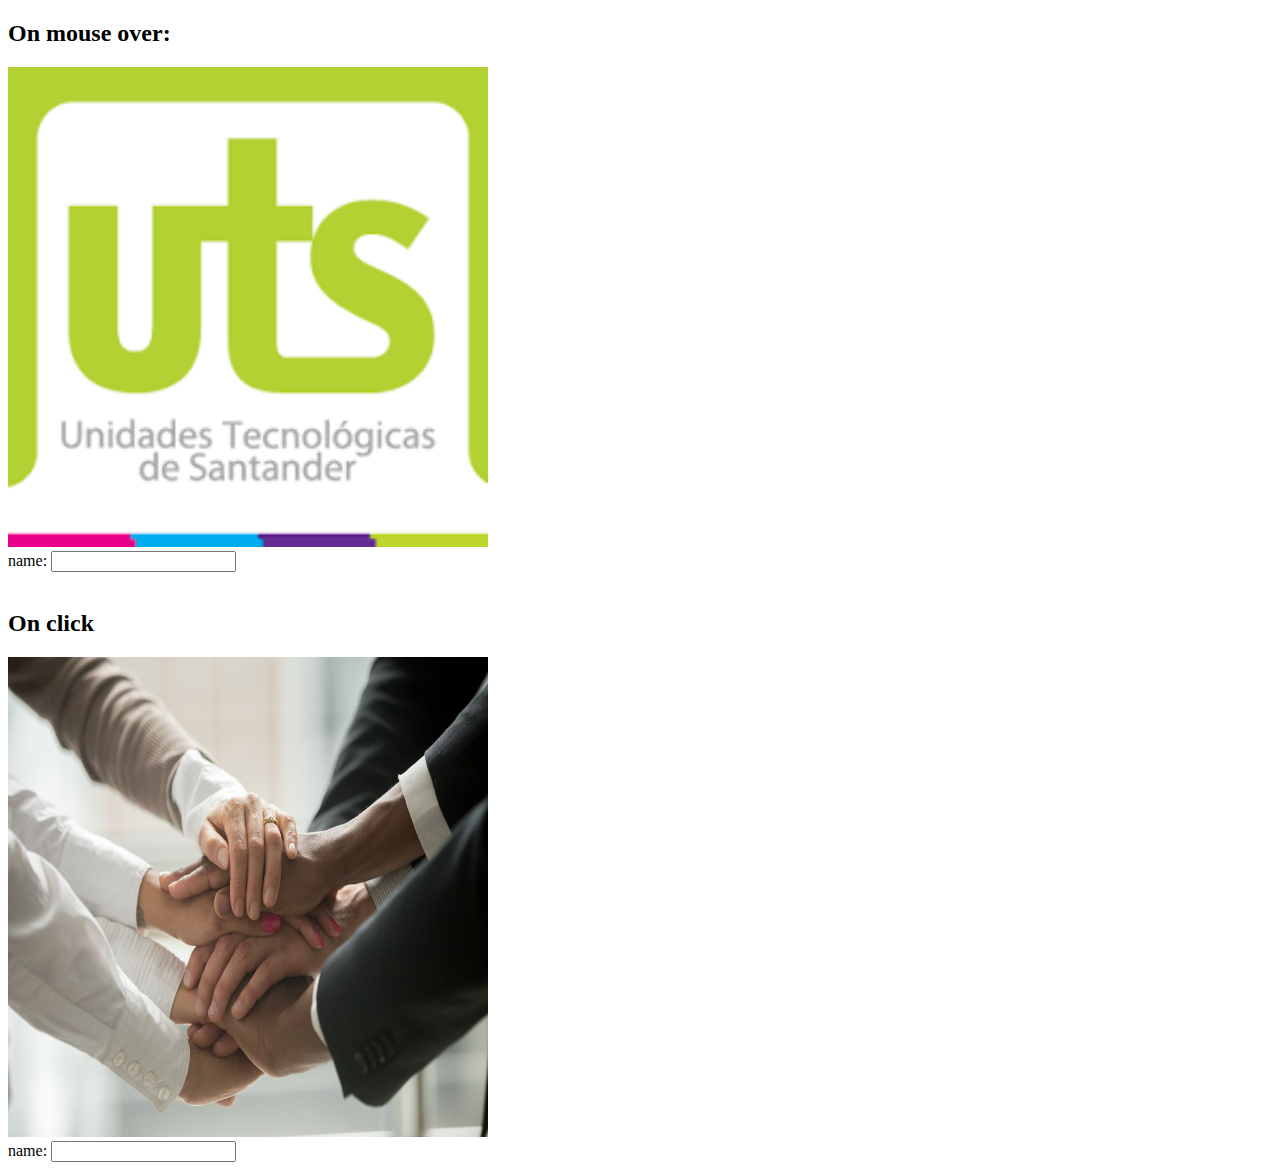
<file: functions_events/index.html>
<!DOCTYPE html>
<html lang="en">

<head>
    <meta charset="UTF-8">
    <meta http-equiv="X-UA-Compatible" content="IE=edge">
    <meta name="viewport" content="width=device-width, initial-scale=1.0">
    <title>Events</title>
    <script type="text/javascript" src="app.js"></script>
</head>

<body>

    <div>
        <h2>On mouse over:</h2>
        <img src="../img/uts-calidad2.png" width="480px" height="480px" onmouseover="avisoOver()">
        <figcaption>
            <label for="name">name:</label>
            <input type="text" id="val">
        </figcaption>
    </div>

    <br>

    <div>
        <h2>On click</h2>
        <img src="../img/proyeccion.jpg" width="480px" height="480px" onclick="avisoOver()">
        <figcaption>
            <label for="name">name:</label>
            <input type="text" id="val_1">
        </figcaption>
    </div>

</body>


</html>
</file>
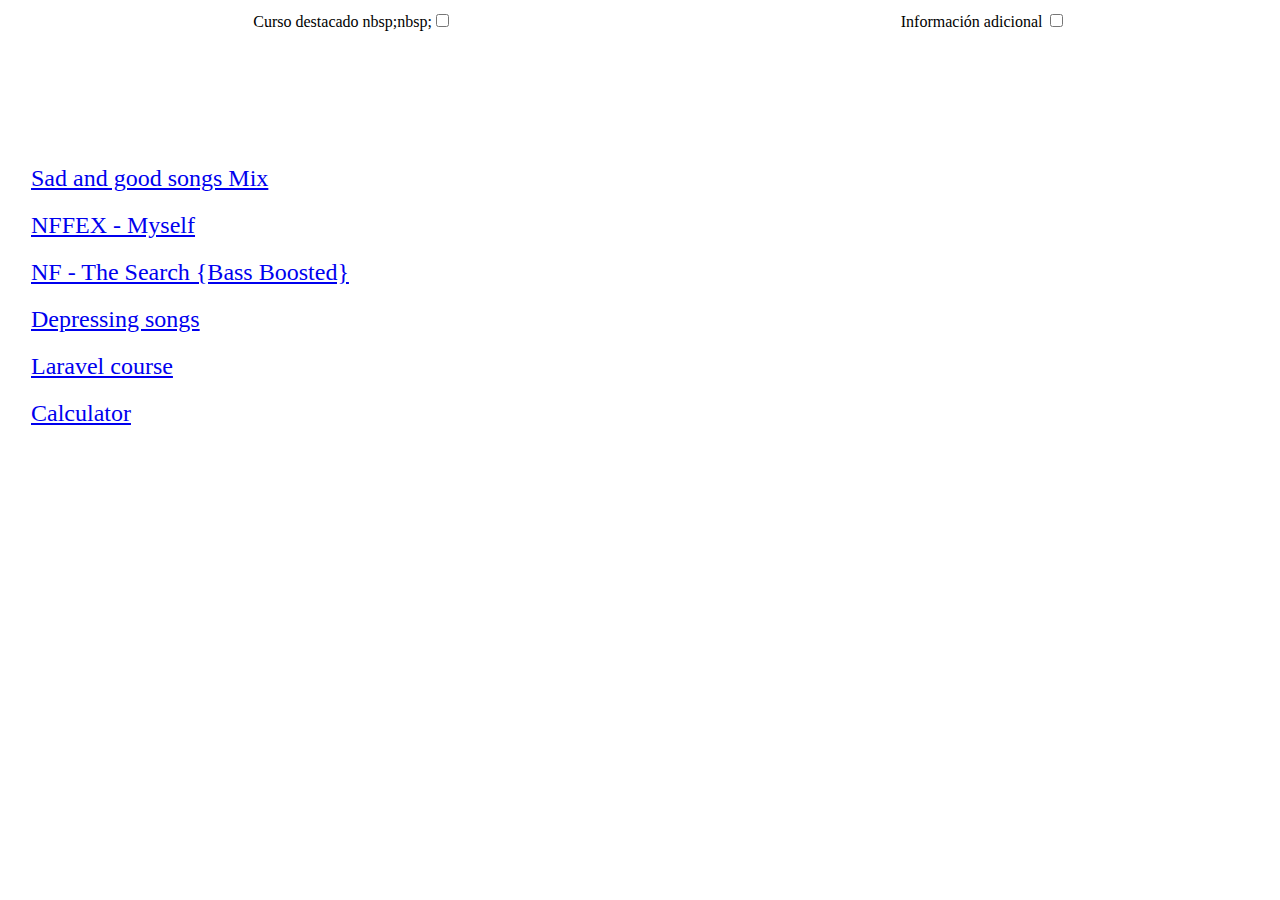
<file: JQUERY CLASSES/addClassRemove_and_toggleClass/index.html>
<!DOCTYPE html>
<html lang="en">

<head>
    <meta charset="UTF-8">
    <meta http-equiv="X-UA-Compatible" content="IE=edge">
    <meta name="viewport" content="width=device-width, initial-scale=1.0">
    <link rel="stylesheet" href="style.css">
    <title>Third Class</title>
    <script src="../../librerias/jquery-3.6.0.min.js"></script>
    <script src="app.js"></script>
</head>

<body>

    <table width="100%" border="1">
        <tr>
            <td>Curso destacado nbsp;nbsp;<input type="checkbox" value="Cursos" id="cursos"></td>
            <td>Información adicional <input type="checkbox" value="information" id="information"></td>
        </tr>
    </table>

    <div id="contieneEnlaces">
        <a href="https://www.youtube.com/watch?v=CkJ6w-V54EA&t=1835s" target="_blank" class="videos">
            Sad and good songs Mix
        </a>

        <a href="https://www.youtube.com/watch?v=QHXTC0EG9_k&list=RDQHXTC0EG9_k&start_radio=1" target="_blank" class="examples">
            NFFEX - Myself
        </a>

        <a href="https://www.youtube.com/watch?v=WGpEPMl7iN0&list=RDWGpEPMl7iN0&start_radio=1" target="_blank"
            class="videos">
            NF - The Search {Bass Boosted}
        </a>

        <a href="https://www.youtube.com/watch?v=SEEqLOnXt0M" target="_blank" class="examples">
            Depressing songs
        </a>

        <a href="https://www.youtube.com/watch?v=zNTF3U2Hsq0&list=PLZ2ovOgdI-kWWS9aq8mfUDkJRfYib-SvF&index=10&ab_channel=CodersFree"
            target="_blank" class="videos">
            Laravel course
        </a>

        <a href="../../calculator/calculator.html" target="_blank" class="examples">
            Calculator
        </a>

    </div>



</body>

</html>
</file>
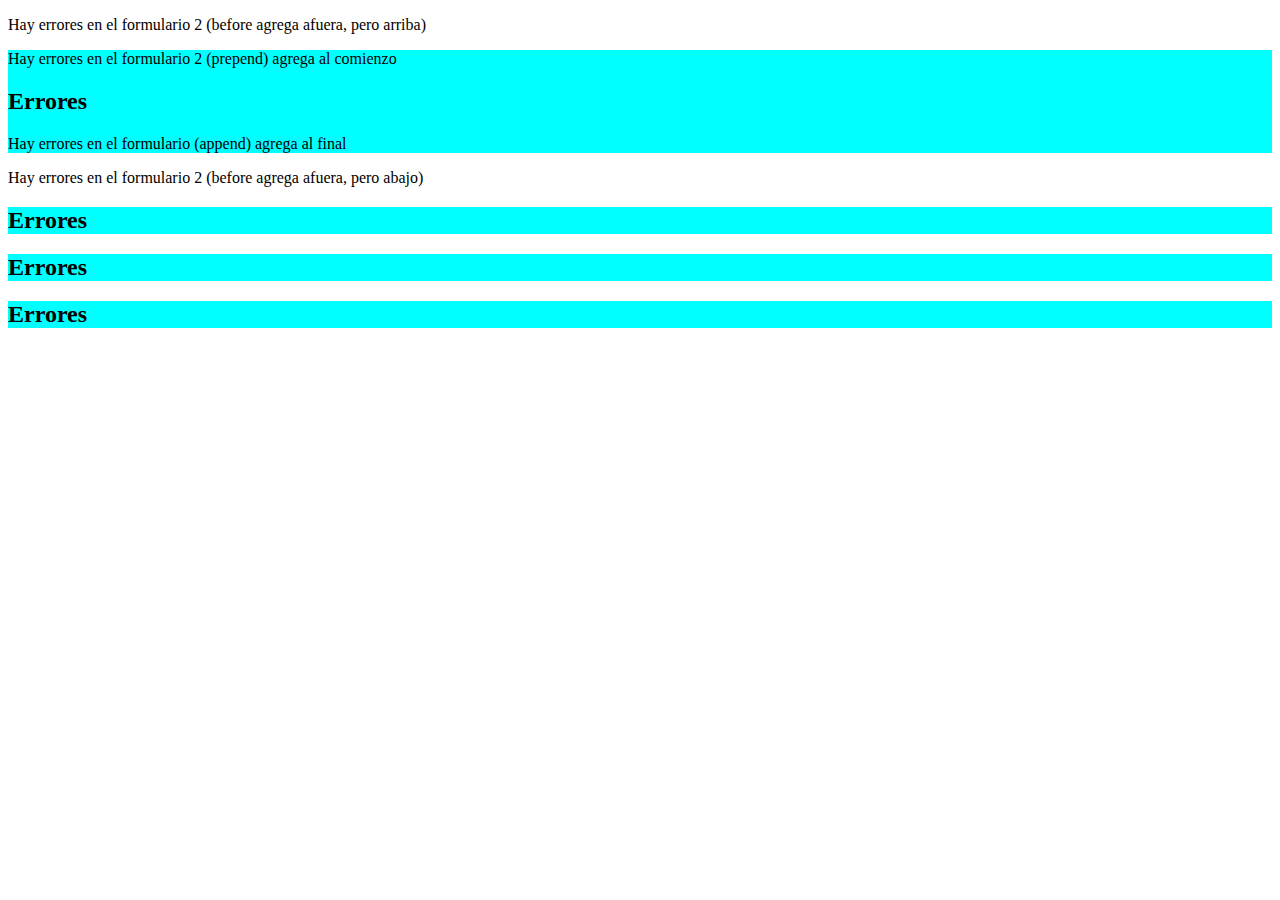
<file: JQUERY CLASSES/append_prepend_before_after/index.html>
<!DOCTYPE html>
<html lang="en">
<head>
    <meta charset="UTF-8">
    <meta http-equiv="X-UA-Compatible" content="IE=edge">
    <meta name="viewport" content="width=device-width, initial-scale=1.0">
    <title>Getting started</title>

    <style>
        .micontenedor{
            background-color: aqua;
        }
    </style>

    <script src="../../librerias/jquery-3.6.0.min.js"></script>
    
    <script>
        $(document).ready(function(){
            alert($("#errores h2").html());

            $("#errores").append("<p> Hay errores en el formulario (append) agrega al final </p>"); // add at the end

            $("#errores").prepend("<p> Hay errores en el formulario 2 (prepend) agrega al comienzo</p>");// // add at the beginning

            $("#errores").before("<p> Hay errores en el formulario 2 (before agrega afuera, pero arriba)</p>");

            $("#errores").after("<p> Hay errores en el formulario 2 (before agrega afuera, pero abajo)</p>")
        });
    </script>
</head>
<body>
        <script>
            for (let index = 0; index < 4; index++) {
                document.write("<div id='errores' class='micontenedor'> <h2>Errores</h2> </div>"); 
            }
        </script>
    
</body>
</html>
</file>
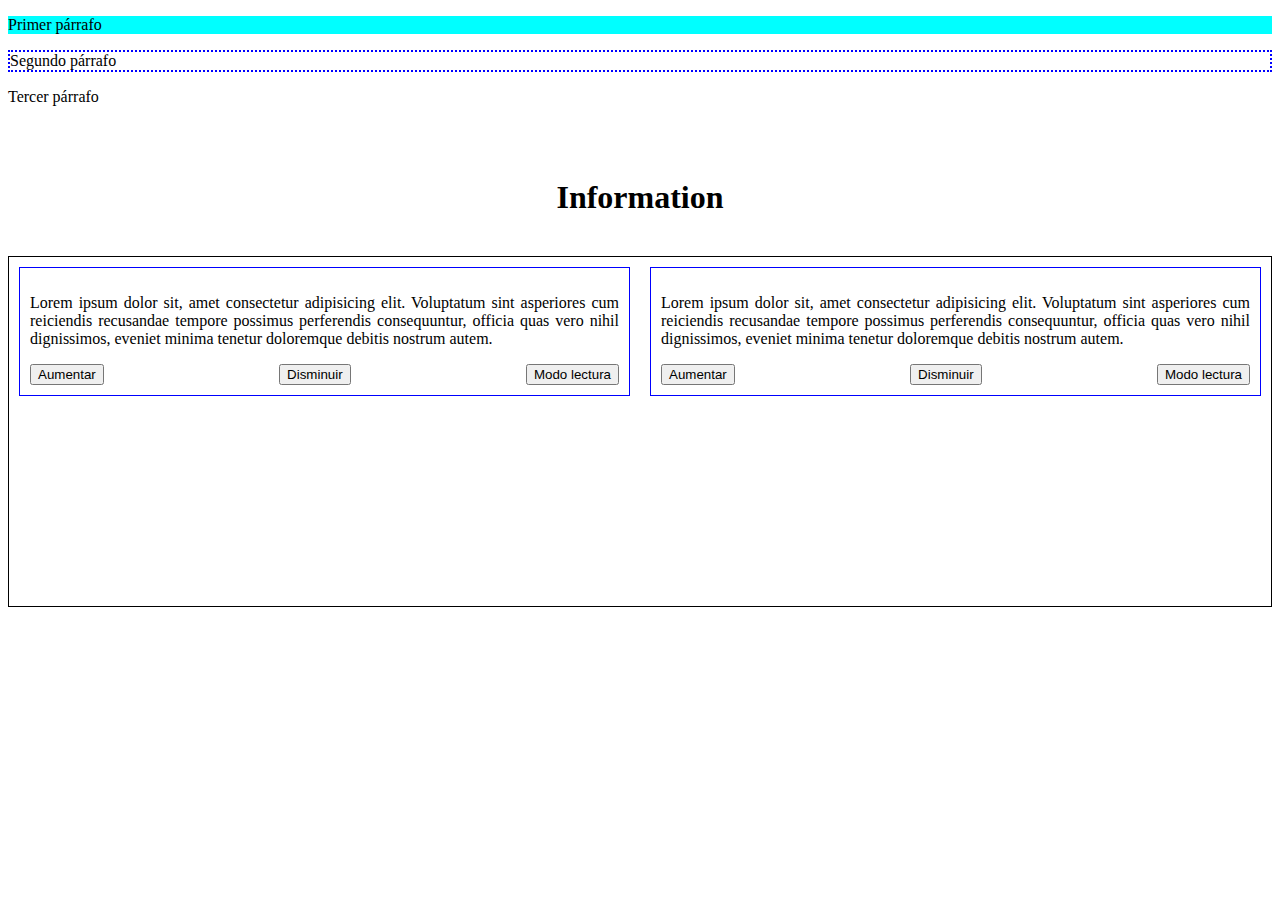
<file: JQUERY CLASSES/reading_changing_css_attributes/index.html>
<!DOCTYPE html>
<html lang="en">

<head>
    <meta charset="UTF-8">
    <meta http-equiv="X-UA-Compatible" content="IE=edge">
    <meta name="viewport" content="width=device-width, initial-scale=1.0">
    <link rel="stylesheet" href="style.css">
    <title>reading_changing_css_attributes</title>
    <script src="../../librerias/jquery-3.6.0.min.js"></script>
    <script src="app.js"></script>
</head>

<body>
    <p id="primer_parrafo">Primer párrafo</p>
    <p class="destacado">Segundo párrafo</p>
    <p>Tercer párrafo</p>
    <br><br>

    <h1 class="title">Information</h1><br>
    <div class="news" id="news">
        <div id="noticia1">
            <p>
                Lorem ipsum dolor sit, amet consectetur adipisicing elit.
                Voluptatum sint asperiores cum reiciendis recusandae tempore
                possimus perferendis consequuntur, officia quas vero nihil
                dignissimos, eveniet minima tenetur doloremque debitis nostrum
                autem.
            </p>
            <div class="buttons" id="buttons">
                <input id="aumentar1" type="button" value="Aumentar">
                <input id="disminuir1" type="button" value="Disminuir">
                <input id="lectura1" type="button" value="Modo lectura">
            </div>
        </div>

        <div id="noticia2">
            <p>
                Lorem ipsum dolor sit, amet consectetur adipisicing elit.
                Voluptatum sint asperiores cum reiciendis recusandae tempore
                possimus perferendis consequuntur, officia quas vero nihil
                dignissimos, eveniet minima tenetur doloremque debitis nostrum
                autem.
            </p>
            <div class="buttons" id="buttons">
                <input id="aumentar2" type="button" value="Aumentar">
                <input id="disminuir2" type="button" value="Disminuir">
                <input id="lectura2" type="button" value="Modo lectura">
            </div>

        </div>

    </div>
</body>

</html>
</file>
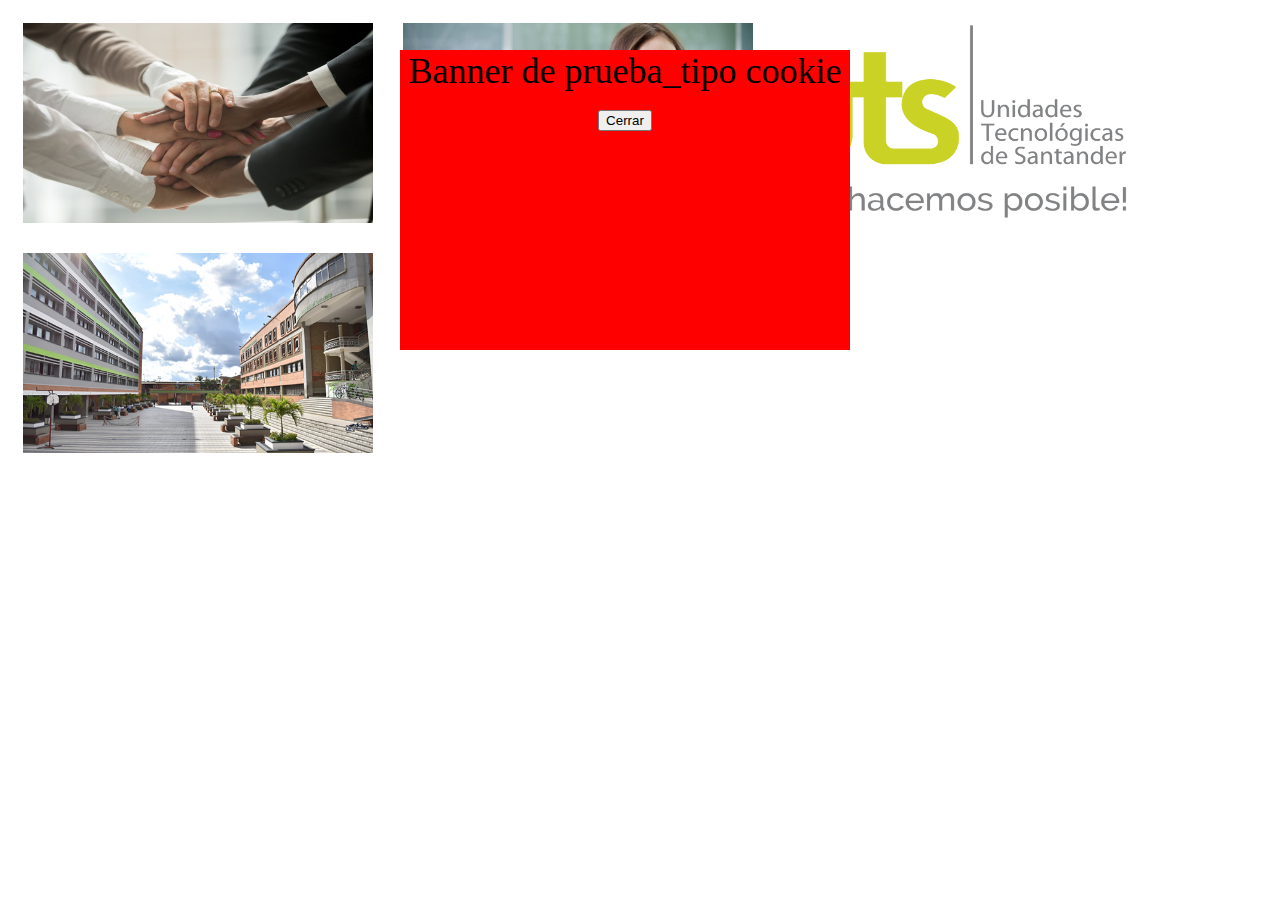
<file: JQUERY CLASSES/replaceWith_whenClick/index.html>
<!DOCTYPE html>
<html lang="en">

<head>
    <meta charset="UTF-8">
    <meta http-equiv="X-UA-Compatible" content="IE=edge">
    <meta name="viewport" content="width=device-width, initial-scale=1.0">
    <link rel="stylesheet" href="style.css">
    <script src="../../librerias/jquery-3.6.0.min.js"></script>
    <title>Class 32 JS - JQuery</title>

    <script>
        $(document).ready(function () {

            document.getElementById('cerrar').addEventListener("click", cerrar_banner, false);

            /* document.getElementById('imagen1').addEventListener("click", subWords, false); */
            let imagenes = document.querySelectorAll("#carrete img"); //selector descendiente
            for (var i = 0; i < imagenes.length; i++) {
                imagenes[i].addEventListener("click", subWords, false);
            }
        });

        function cerrar_banner() {
            $('#banner').remove();
        }

        function subWords(e) {
            if (e.target == imagen1) {
                $("#imagen1").replaceWith("<div id='imagen1'> Agregado al carrito</did>");
            }

            if (e.target == imagen2) {
                $("#imagen2").replaceWith("<div id='imagen2'> Agregado al carrito</did>");
            }

            if (e.target == imagen3) {
                $("#imagen3").replaceWith("<div id='imagen3'> Agregado al carrito</did>");
            }

            if (e.target == imagen4) {
                $("#imagen4").replaceWith("<div id='imagen4'> Agregado al carrito</did>");
            }

        }


    </script>
</head>

<body>
    <div id="banner">
        Banner de prueba_tipo cookie
        <button id="cerrar">Cerrar</button>
    </div>

    <div id="carrete">
        <img src="../../img/proyeccion.jpg" alt="" id="imagen1">

        <img src="../../img/programas.jpg" alt="" id="imagen2">

        <img src="../../img/Logo-UTS-1.png" alt="" id="imagen3">

        <img src="../../img/uts-vision.jpg" alt="" id="imagen4">

    </div>

</body>

</html>
</file>
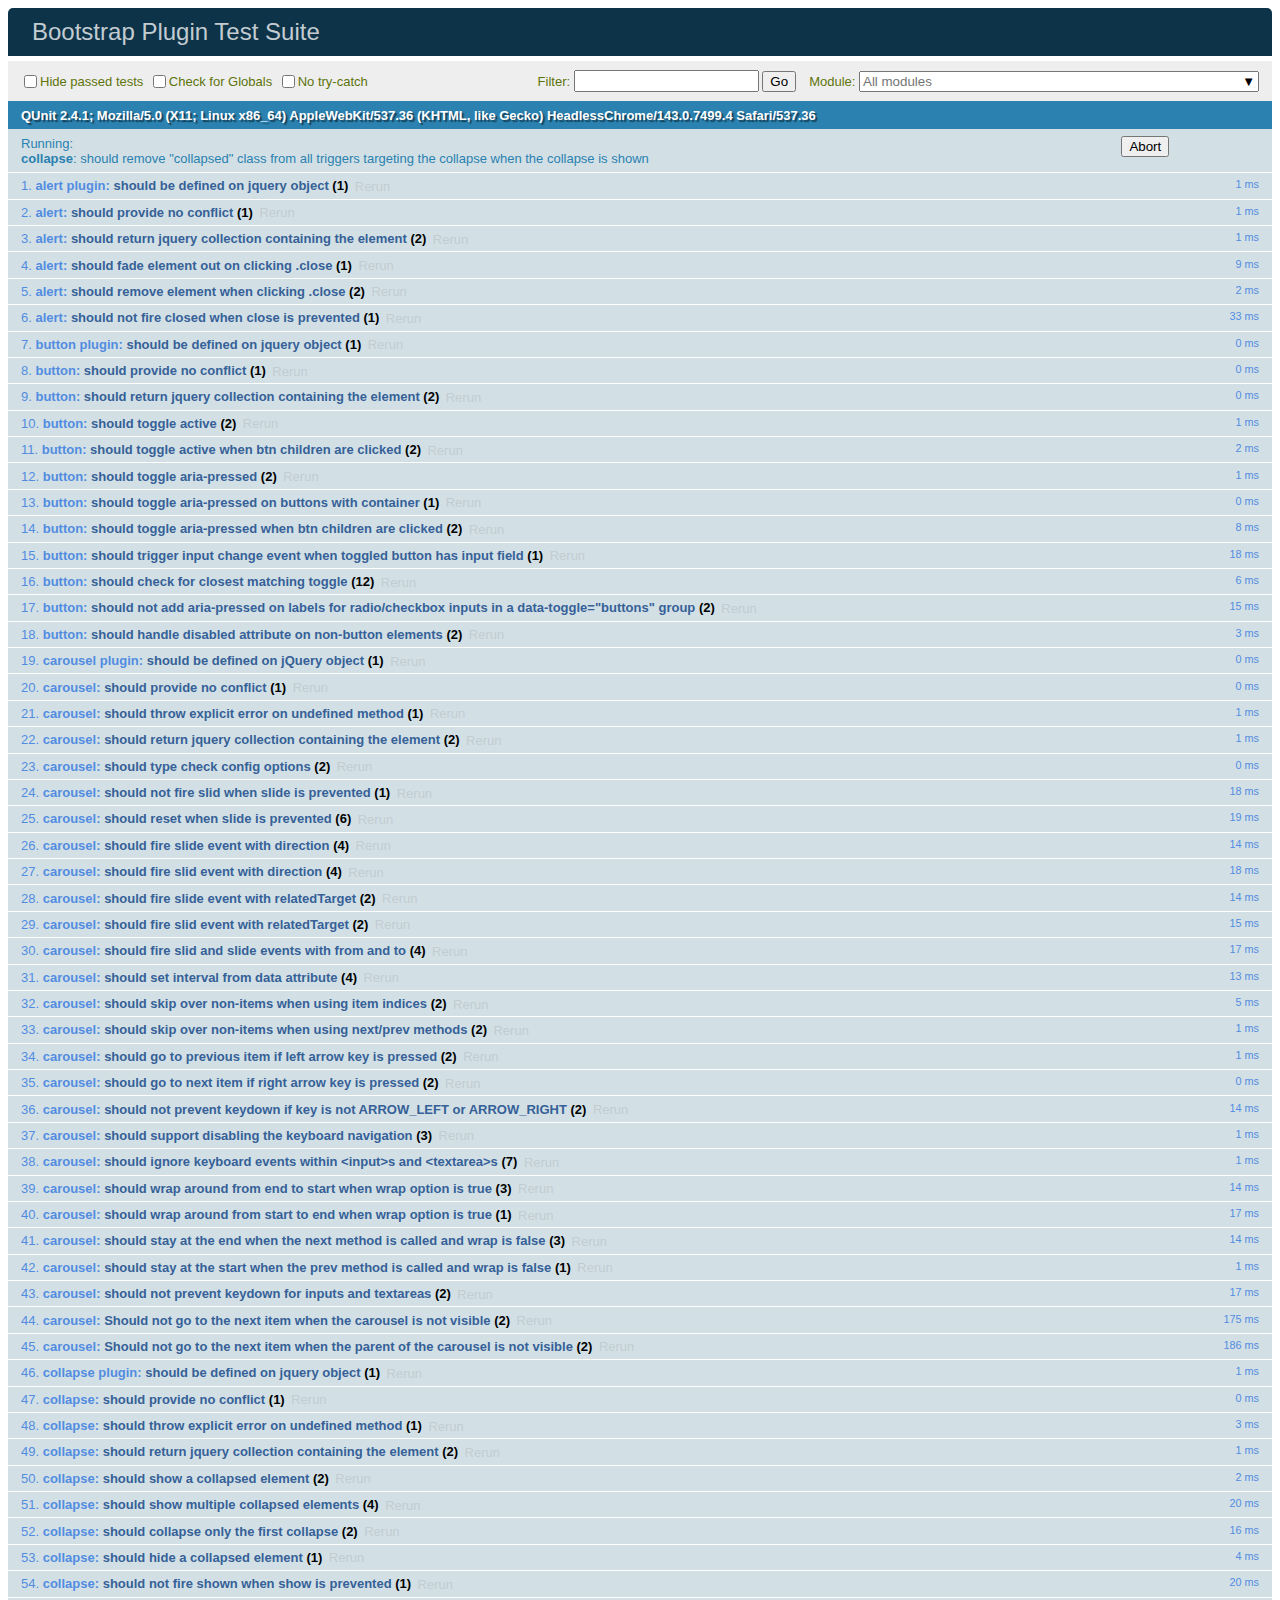
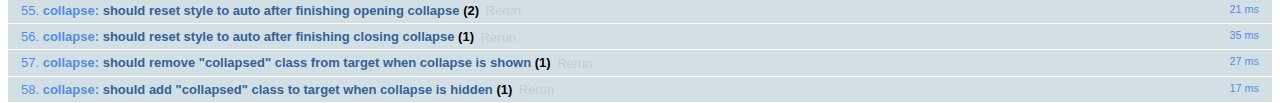
<file: librerias/bootstrap-4.0.0/js/tests/index.html>
<!doctype html>
<html lang="en">
  <head>
    <meta charset="utf-8">
    <meta name="viewport" content="width=device-width, initial-scale=1, shrink-to-fit=no">
    <title>Bootstrap Plugin Test Suite</title>

    <!-- jQuery -->
    <script>
      (function () {
        var path = '../../assets/js/vendor/jquery-slim.min.js'
        // get jquery param from the query string.
        var jQueryVersion = location.search.match(/[?&]jquery=(.*?)(?=&|$)/)

        // If a version was specified, use that version from our vendor folder
        if (jQueryVersion) {
          path = 'vendor/jquery-' + jQueryVersion[1] + '.min.js'
        }
        document.write('<script src="' + path + '"><\/script>')
      }())
    </script>
    <script src="../../assets/js/vendor/popper.min.js"></script>

    <!-- QUnit -->
    <link rel="stylesheet" href="vendor/qunit.css" media="screen">
    <script src="vendor/qunit.js"></script>

    <script>
      // Disable jQuery event aliases to ensure we don't accidentally use any of them
      [
        'blur',
        'focus',
        'focusin',
        'focusout',
        'resize',
        'scroll',
        'click',
        'dblclick',
        'mousedown',
        'mouseup',
        'mousemove',
        'mouseover',
        'mouseout',
        'mouseenter',
        'mouseleave',
        'change',
        'select',
        'submit',
        'keydown',
        'keypress',
        'keyup',
        'contextmenu'
      ].forEach(function(eventAlias) {
        $.fn[eventAlias] = function() {
          throw new Error('Using the ".' + eventAlias + '()" method is not allowed, so that Bootstrap can be compatible with custom jQuery builds which exclude the "event aliases" module that defines said method. See https://github.com/twbs/bootstrap/blob/master/CONTRIBUTING.md#js')
        }
      })

      // Require assert.expect in each test
      QUnit.config.requireExpects = true

      // See https://github.com/axemclion/grunt-saucelabs#test-result-details-with-qunit
      var log = []
      var testName

      QUnit.done(function(testResults) {
        var tests = []
        for (var i = 0; i < log.length; i++) {
          var details = log[i]
          tests.push({
            name: details.name,
            result: details.result,
            expected: details.expected,
            actual: details.actual,
            source: details.source
          })
        }
        testResults.tests = tests

        window.global_test_results = testResults
      })

      QUnit.testStart(function(testDetails) {
        QUnit.log(function(details) {
          if (!details.result) {
            details.name = testDetails.name
            log.push(details)
          }
        })
      })

      // Display fixture on-screen on iOS to avoid false positives
      // See https://github.com/twbs/bootstrap/pull/15955
      if (/iPhone|iPad|iPod/.test(navigator.userAgent)) {
        QUnit.begin(function() {
          $('#qunit-fixture').css({ top: 0, left: 0 })
        })

        QUnit.done(function() {
          $('#qunit-fixture').css({ top: '', left: '' })
        })
      }
    </script>

    <!-- Transpiled Plugins -->
    <script src="../dist/util.js"></script>
    <script src="../dist/alert.js"></script>
    <script src="../dist/button.js"></script>
    <script src="../dist/carousel.js"></script>
    <script src="../dist/collapse.js"></script>
    <script src="../dist/dropdown.js"></script>
    <script src="../dist/modal.js"></script>
    <script src="../dist/scrollspy.js"></script>
    <script src="../dist/tab.js"></script>
    <script src="../dist/tooltip.js"></script>
    <script src="../dist/popover.js"></script>

    <!-- Unit Tests -->
    <script src="unit/alert.js"></script>
    <script src="unit/button.js"></script>
    <script src="unit/carousel.js"></script>
    <script src="unit/collapse.js"></script>
    <script src="unit/dropdown.js"></script>
    <script src="unit/modal.js"></script>
    <script src="unit/scrollspy.js"></script>
    <script src="unit/tab.js"></script>
    <script src="unit/tooltip.js"></script>
    <script src="unit/popover.js"></script>
    <script src="unit/util.js"></script>
  </head>
  <body>
    <div id="qunit-container">
      <div id="qunit"></div>
      <div id="qunit-fixture"></div>
    </div>
  </body>
</html>
</file>
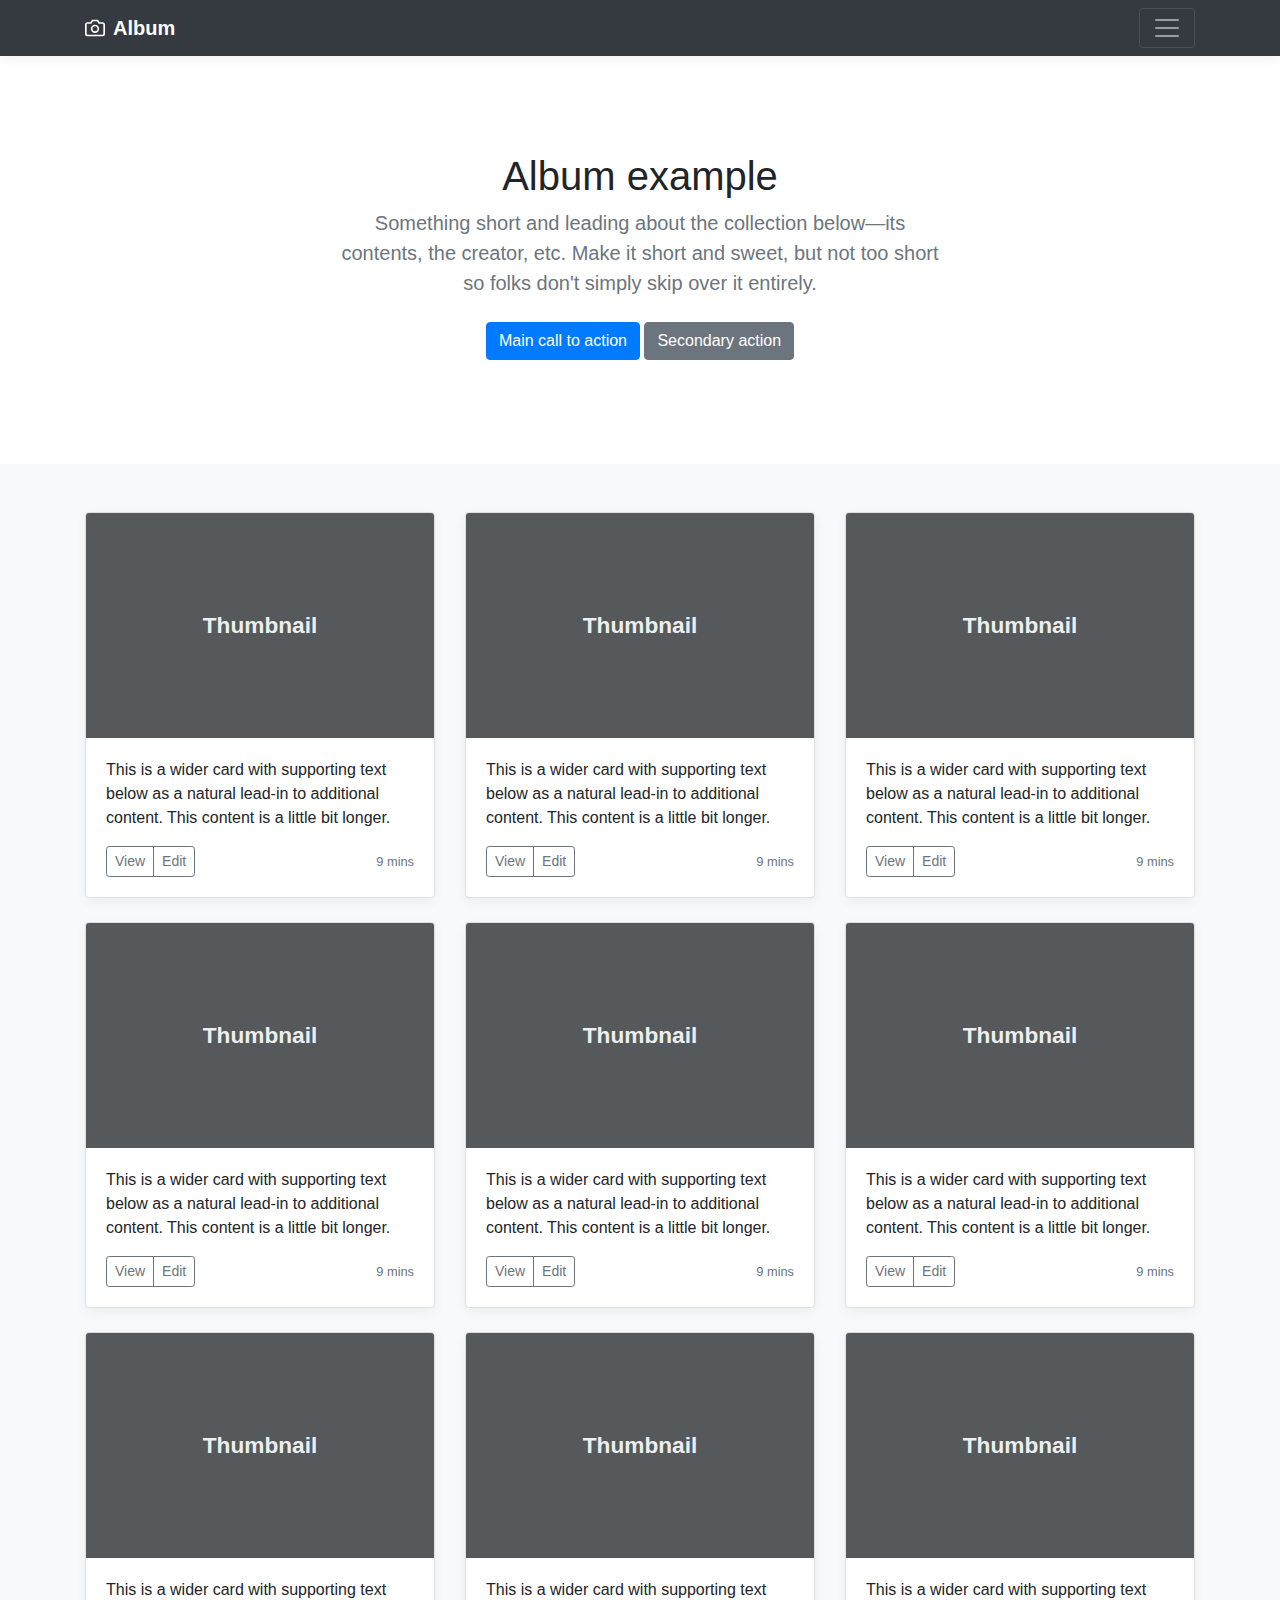
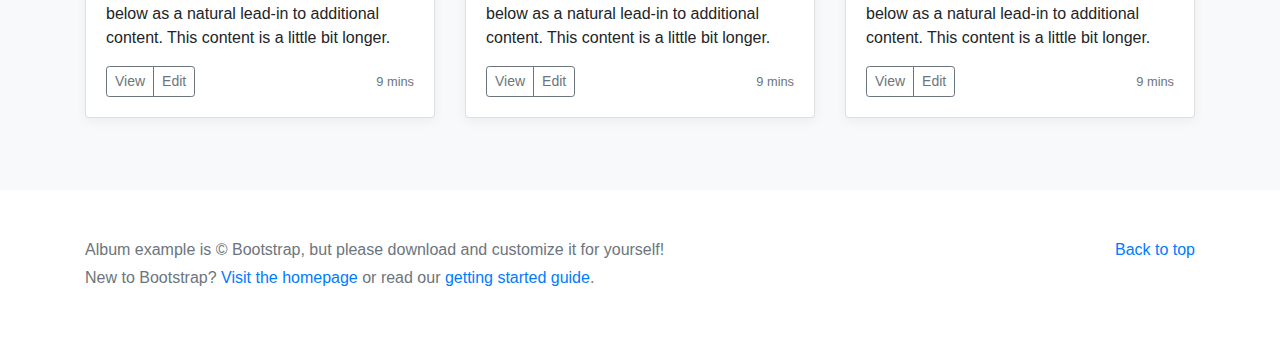
<file: librerias/bootstrap-4.0.0/docs/4.0/examples/album/index.html>
<!doctype html>
<html lang="en">
  <head>
    <meta charset="utf-8">
    <meta name="viewport" content="width=device-width, initial-scale=1, shrink-to-fit=no">
    <meta name="description" content="">
    <meta name="author" content="">
    <link rel="icon" href="../../../../favicon.ico">

    <title>Album example for Bootstrap</title>

    <!-- Bootstrap core CSS -->
    <link href="../../../../dist/css/bootstrap.min.css" rel="stylesheet">

    <!-- Custom styles for this template -->
    <link href="album.css" rel="stylesheet">
  </head>

  <body>

    <header>
      <div class="collapse bg-dark" id="navbarHeader">
        <div class="container">
          <div class="row">
            <div class="col-sm-8 col-md-7 py-4">
              <h4 class="text-white">About</h4>
              <p class="text-muted">Add some information about the album below, the author, or any other background context. Make it a few sentences long so folks can pick up some informative tidbits. Then, link them off to some social networking sites or contact information.</p>
            </div>
            <div class="col-sm-4 offset-md-1 py-4">
              <h4 class="text-white">Contact</h4>
              <ul class="list-unstyled">
                <li><a href="#" class="text-white">Follow on Twitter</a></li>
                <li><a href="#" class="text-white">Like on Facebook</a></li>
                <li><a href="#" class="text-white">Email me</a></li>
              </ul>
            </div>
          </div>
        </div>
      </div>
      <div class="navbar navbar-dark bg-dark box-shadow">
        <div class="container d-flex justify-content-between">
          <a href="#" class="navbar-brand d-flex align-items-center">
            <svg xmlns="http://www.w3.org/2000/svg" width="20" height="20" viewBox="0 0 24 24" fill="none" stroke="currentColor" stroke-width="2" stroke-linecap="round" stroke-linejoin="round" class="mr-2"><path d="M23 19a2 2 0 0 1-2 2H3a2 2 0 0 1-2-2V8a2 2 0 0 1 2-2h4l2-3h6l2 3h4a2 2 0 0 1 2 2z"></path><circle cx="12" cy="13" r="4"></circle></svg>
            <strong>Album</strong>
          </a>
          <button class="navbar-toggler" type="button" data-toggle="collapse" data-target="#navbarHeader" aria-controls="navbarHeader" aria-expanded="false" aria-label="Toggle navigation">
            <span class="navbar-toggler-icon"></span>
          </button>
        </div>
      </div>
    </header>

    <main role="main">

      <section class="jumbotron text-center">
        <div class="container">
          <h1 class="jumbotron-heading">Album example</h1>
          <p class="lead text-muted">Something short and leading about the collection below—its contents, the creator, etc. Make it short and sweet, but not too short so folks don't simply skip over it entirely.</p>
          <p>
            <a href="#" class="btn btn-primary my-2">Main call to action</a>
            <a href="#" class="btn btn-secondary my-2">Secondary action</a>
          </p>
        </div>
      </section>

      <div class="album py-5 bg-light">
        <div class="container">

          <div class="row">
            <div class="col-md-4">
              <div class="card mb-4 box-shadow">
                <img class="card-img-top" data-src="holder.js/100px225?theme=thumb&bg=55595c&fg=eceeef&text=Thumbnail" alt="Card image cap">
                <div class="card-body">
                  <p class="card-text">This is a wider card with supporting text below as a natural lead-in to additional content. This content is a little bit longer.</p>
                  <div class="d-flex justify-content-between align-items-center">
                    <div class="btn-group">
                      <button type="button" class="btn btn-sm btn-outline-secondary">View</button>
                      <button type="button" class="btn btn-sm btn-outline-secondary">Edit</button>
                    </div>
                    <small class="text-muted">9 mins</small>
                  </div>
                </div>
              </div>
            </div>
            <div class="col-md-4">
              <div class="card mb-4 box-shadow">
                <img class="card-img-top" data-src="holder.js/100px225?theme=thumb&bg=55595c&fg=eceeef&text=Thumbnail" alt="Card image cap">
                <div class="card-body">
                  <p class="card-text">This is a wider card with supporting text below as a natural lead-in to additional content. This content is a little bit longer.</p>
                  <div class="d-flex justify-content-between align-items-center">
                    <div class="btn-group">
                      <button type="button" class="btn btn-sm btn-outline-secondary">View</button>
                      <button type="button" class="btn btn-sm btn-outline-secondary">Edit</button>
                    </div>
                    <small class="text-muted">9 mins</small>
                  </div>
                </div>
              </div>
            </div>
            <div class="col-md-4">
              <div class="card mb-4 box-shadow">
                <img class="card-img-top" data-src="holder.js/100px225?theme=thumb&bg=55595c&fg=eceeef&text=Thumbnail" alt="Card image cap">
                <div class="card-body">
                  <p class="card-text">This is a wider card with supporting text below as a natural lead-in to additional content. This content is a little bit longer.</p>
                  <div class="d-flex justify-content-between align-items-center">
                    <div class="btn-group">
                      <button type="button" class="btn btn-sm btn-outline-secondary">View</button>
                      <button type="button" class="btn btn-sm btn-outline-secondary">Edit</button>
                    </div>
                    <small class="text-muted">9 mins</small>
                  </div>
                </div>
              </div>
            </div>

            <div class="col-md-4">
              <div class="card mb-4 box-shadow">
                <img class="card-img-top" data-src="holder.js/100px225?theme=thumb&bg=55595c&fg=eceeef&text=Thumbnail" alt="Card image cap">
                <div class="card-body">
                  <p class="card-text">This is a wider card with supporting text below as a natural lead-in to additional content. This content is a little bit longer.</p>
                  <div class="d-flex justify-content-between align-items-center">
                    <div class="btn-group">
                      <button type="button" class="btn btn-sm btn-outline-secondary">View</button>
                      <button type="button" class="btn btn-sm btn-outline-secondary">Edit</button>
                    </div>
                    <small class="text-muted">9 mins</small>
                  </div>
                </div>
              </div>
            </div>
            <div class="col-md-4">
              <div class="card mb-4 box-shadow">
                <img class="card-img-top" data-src="holder.js/100px225?theme=thumb&bg=55595c&fg=eceeef&text=Thumbnail" alt="Card image cap">
                <div class="card-body">
                  <p class="card-text">This is a wider card with supporting text below as a natural lead-in to additional content. This content is a little bit longer.</p>
                  <div class="d-flex justify-content-between align-items-center">
                    <div class="btn-group">
                      <button type="button" class="btn btn-sm btn-outline-secondary">View</button>
                      <button type="button" class="btn btn-sm btn-outline-secondary">Edit</button>
                    </div>
                    <small class="text-muted">9 mins</small>
                  </div>
                </div>
              </div>
            </div>
            <div class="col-md-4">
              <div class="card mb-4 box-shadow">
                <img class="card-img-top" data-src="holder.js/100px225?theme=thumb&bg=55595c&fg=eceeef&text=Thumbnail" alt="Card image cap">
                <div class="card-body">
                  <p class="card-text">This is a wider card with supporting text below as a natural lead-in to additional content. This content is a little bit longer.</p>
                  <div class="d-flex justify-content-between align-items-center">
                    <div class="btn-group">
                      <button type="button" class="btn btn-sm btn-outline-secondary">View</button>
                      <button type="button" class="btn btn-sm btn-outline-secondary">Edit</button>
                    </div>
                    <small class="text-muted">9 mins</small>
                  </div>
                </div>
              </div>
            </div>

            <div class="col-md-4">
              <div class="card mb-4 box-shadow">
                <img class="card-img-top" data-src="holder.js/100px225?theme=thumb&bg=55595c&fg=eceeef&text=Thumbnail" alt="Card image cap">
                <div class="card-body">
                  <p class="card-text">This is a wider card with supporting text below as a natural lead-in to additional content. This content is a little bit longer.</p>
                  <div class="d-flex justify-content-between align-items-center">
                    <div class="btn-group">
                      <button type="button" class="btn btn-sm btn-outline-secondary">View</button>
                      <button type="button" class="btn btn-sm btn-outline-secondary">Edit</button>
                    </div>
                    <small class="text-muted">9 mins</small>
                  </div>
                </div>
              </div>
            </div>
            <div class="col-md-4">
              <div class="card mb-4 box-shadow">
                <img class="card-img-top" data-src="holder.js/100px225?theme=thumb&bg=55595c&fg=eceeef&text=Thumbnail" alt="Card image cap">
                <div class="card-body">
                  <p class="card-text">This is a wider card with supporting text below as a natural lead-in to additional content. This content is a little bit longer.</p>
                  <div class="d-flex justify-content-between align-items-center">
                    <div class="btn-group">
                      <button type="button" class="btn btn-sm btn-outline-secondary">View</button>
                      <button type="button" class="btn btn-sm btn-outline-secondary">Edit</button>
                    </div>
                    <small class="text-muted">9 mins</small>
                  </div>
                </div>
              </div>
            </div>
            <div class="col-md-4">
              <div class="card mb-4 box-shadow">
                <img class="card-img-top" data-src="holder.js/100px225?theme=thumb&bg=55595c&fg=eceeef&text=Thumbnail" alt="Card image cap">
                <div class="card-body">
                  <p class="card-text">This is a wider card with supporting text below as a natural lead-in to additional content. This content is a little bit longer.</p>
                  <div class="d-flex justify-content-between align-items-center">
                    <div class="btn-group">
                      <button type="button" class="btn btn-sm btn-outline-secondary">View</button>
                      <button type="button" class="btn btn-sm btn-outline-secondary">Edit</button>
                    </div>
                    <small class="text-muted">9 mins</small>
                  </div>
                </div>
              </div>
            </div>
          </div>
        </div>
      </div>

    </main>

    <footer class="text-muted">
      <div class="container">
        <p class="float-right">
          <a href="#">Back to top</a>
        </p>
        <p>Album example is &copy; Bootstrap, but please download and customize it for yourself!</p>
        <p>New to Bootstrap? <a href="../../">Visit the homepage</a> or read our <a href="../../getting-started/">getting started guide</a>.</p>
      </div>
    </footer>

    <!-- Bootstrap core JavaScript
    ================================================== -->
    <!-- Placed at the end of the document so the pages load faster -->
    <script src="https://code.jquery.com/jquery-3.2.1.slim.min.js" integrity="sha384-KJ3o2DKtIkvYIK3UENzmM7KCkRr/rE9/Qpg6aAZGJwFDMVNA/GpGFF93hXpG5KkN" crossorigin="anonymous"></script>
    <script>window.jQuery || document.write('<script src="../../../../assets/js/vendor/jquery-slim.min.js"><\/script>')</script>
    <script src="../../../../assets/js/vendor/popper.min.js"></script>
    <script src="../../../../dist/js/bootstrap.min.js"></script>
    <script src="../../../../assets/js/vendor/holder.min.js"></script>
  </body>
</html>
</file>
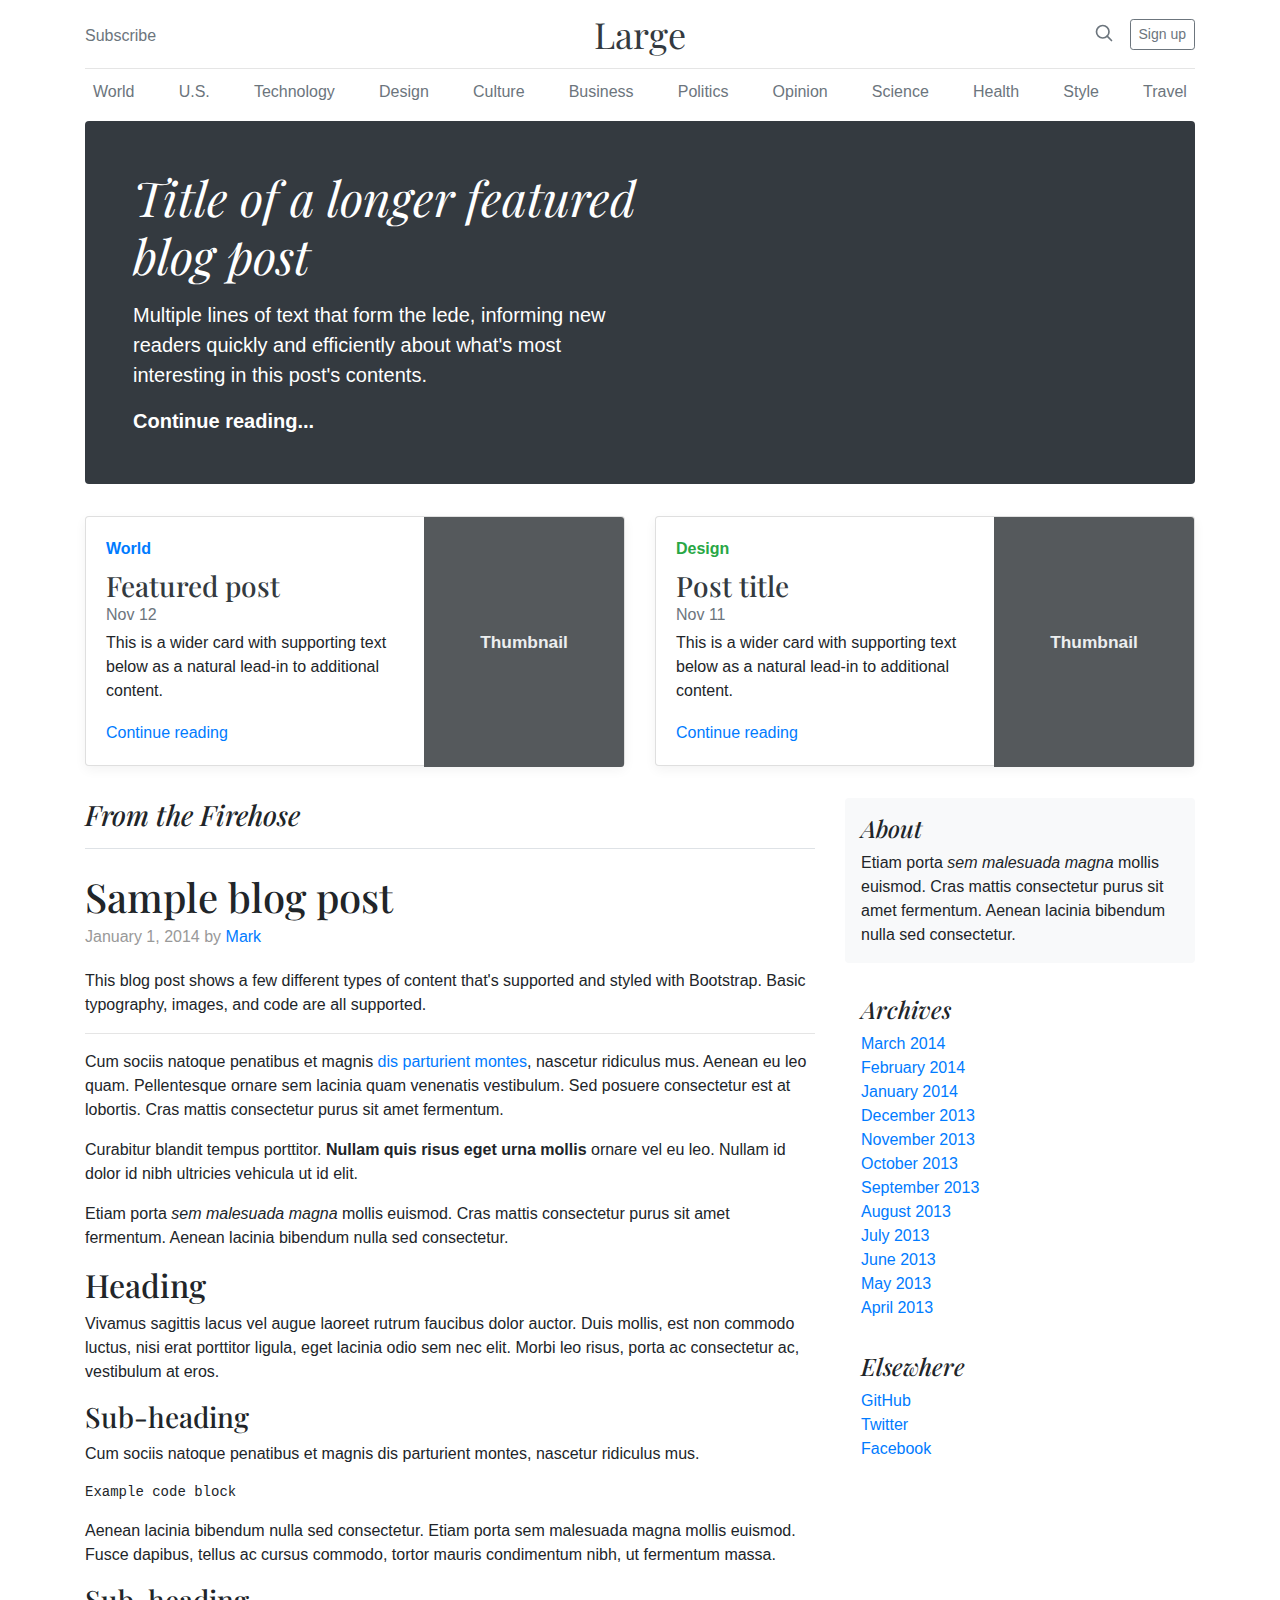
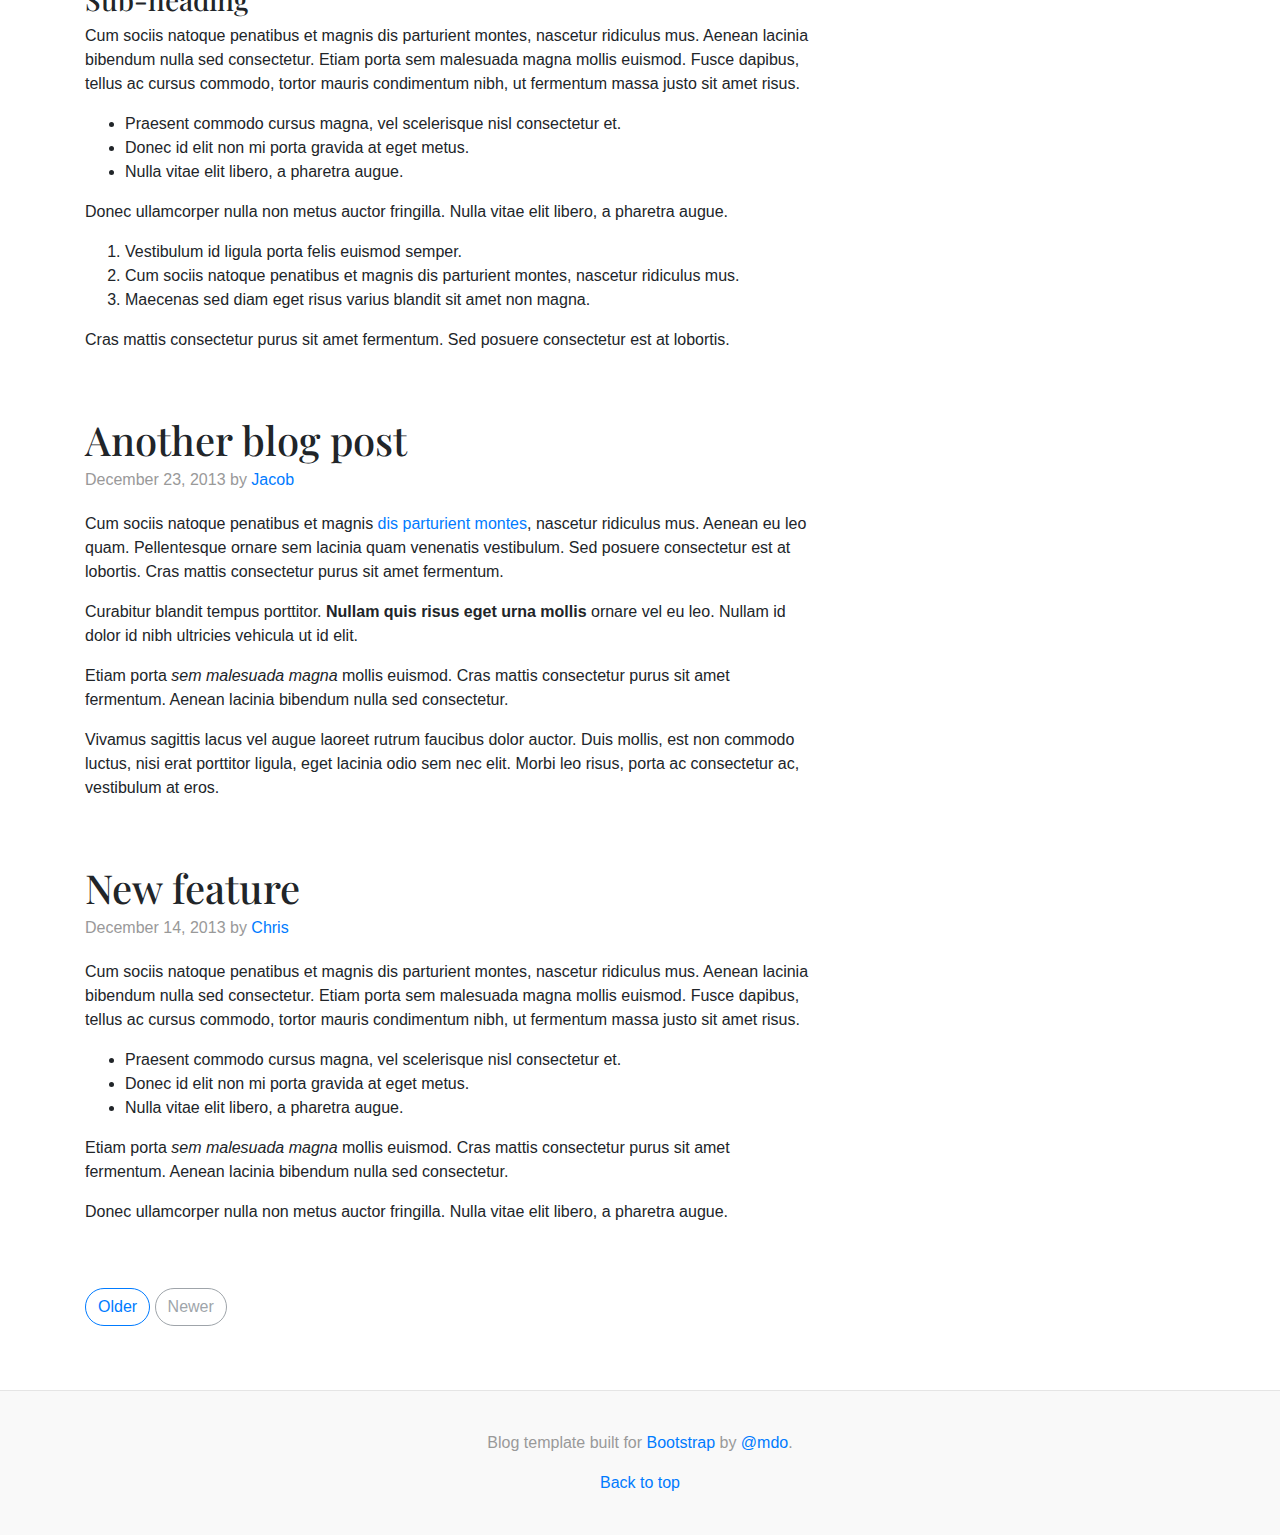
<file: librerias/bootstrap-4.0.0/docs/4.0/examples/blog/index.html>
<!doctype html>
<html lang="en">
  <head>
    <meta charset="utf-8">
    <meta name="viewport" content="width=device-width, initial-scale=1, shrink-to-fit=no">
    <meta name="description" content="">
    <meta name="author" content="">
    <link rel="icon" href="../../../../favicon.ico">

    <title>Blog Template for Bootstrap</title>

    <!-- Bootstrap core CSS -->
    <link href="../../../../dist/css/bootstrap.min.css" rel="stylesheet">

    <!-- Custom styles for this template -->
    <link href="https://fonts.googleapis.com/css?family=Playfair+Display:700,900" rel="stylesheet">
    <link href="blog.css" rel="stylesheet">
  </head>

  <body>

    <div class="container">
      <header class="blog-header py-3">
        <div class="row flex-nowrap justify-content-between align-items-center">
          <div class="col-4 pt-1">
            <a class="text-muted" href="#">Subscribe</a>
          </div>
          <div class="col-4 text-center">
            <a class="blog-header-logo text-dark" href="#">Large</a>
          </div>
          <div class="col-4 d-flex justify-content-end align-items-center">
            <a class="text-muted" href="#">
              <svg xmlns="http://www.w3.org/2000/svg" width="20" height="20" viewBox="0 0 24 24" fill="none" stroke="currentColor" stroke-width="2" stroke-linecap="round" stroke-linejoin="round" class="mx-3"><circle cx="10.5" cy="10.5" r="7.5"></circle><line x1="21" y1="21" x2="15.8" y2="15.8"></line></svg>
            </a>
            <a class="btn btn-sm btn-outline-secondary" href="#">Sign up</a>
          </div>
        </div>
      </header>

      <div class="nav-scroller py-1 mb-2">
        <nav class="nav d-flex justify-content-between">
          <a class="p-2 text-muted" href="#">World</a>
          <a class="p-2 text-muted" href="#">U.S.</a>
          <a class="p-2 text-muted" href="#">Technology</a>
          <a class="p-2 text-muted" href="#">Design</a>
          <a class="p-2 text-muted" href="#">Culture</a>
          <a class="p-2 text-muted" href="#">Business</a>
          <a class="p-2 text-muted" href="#">Politics</a>
          <a class="p-2 text-muted" href="#">Opinion</a>
          <a class="p-2 text-muted" href="#">Science</a>
          <a class="p-2 text-muted" href="#">Health</a>
          <a class="p-2 text-muted" href="#">Style</a>
          <a class="p-2 text-muted" href="#">Travel</a>
        </nav>
      </div>

      <div class="jumbotron p-3 p-md-5 text-white rounded bg-dark">
        <div class="col-md-6 px-0">
          <h1 class="display-4 font-italic">Title of a longer featured blog post</h1>
          <p class="lead my-3">Multiple lines of text that form the lede, informing new readers quickly and efficiently about what's most interesting in this post's contents.</p>
          <p class="lead mb-0"><a href="#" class="text-white font-weight-bold">Continue reading...</a></p>
        </div>
      </div>

      <div class="row mb-2">
        <div class="col-md-6">
          <div class="card flex-md-row mb-4 box-shadow h-md-250">
            <div class="card-body d-flex flex-column align-items-start">
              <strong class="d-inline-block mb-2 text-primary">World</strong>
              <h3 class="mb-0">
                <a class="text-dark" href="#">Featured post</a>
              </h3>
              <div class="mb-1 text-muted">Nov 12</div>
              <p class="card-text mb-auto">This is a wider card with supporting text below as a natural lead-in to additional content.</p>
              <a href="#">Continue reading</a>
            </div>
            <img class="card-img-right flex-auto d-none d-md-block" data-src="holder.js/200x250?theme=thumb" alt="Card image cap">
          </div>
        </div>
        <div class="col-md-6">
          <div class="card flex-md-row mb-4 box-shadow h-md-250">
            <div class="card-body d-flex flex-column align-items-start">
              <strong class="d-inline-block mb-2 text-success">Design</strong>
              <h3 class="mb-0">
                <a class="text-dark" href="#">Post title</a>
              </h3>
              <div class="mb-1 text-muted">Nov 11</div>
              <p class="card-text mb-auto">This is a wider card with supporting text below as a natural lead-in to additional content.</p>
              <a href="#">Continue reading</a>
            </div>
            <img class="card-img-right flex-auto d-none d-md-block" data-src="holder.js/200x250?theme=thumb" alt="Card image cap">
          </div>
        </div>
      </div>
    </div>

    <main role="main" class="container">
      <div class="row">
        <div class="col-md-8 blog-main">
          <h3 class="pb-3 mb-4 font-italic border-bottom">
            From the Firehose
          </h3>

          <div class="blog-post">
            <h2 class="blog-post-title">Sample blog post</h2>
            <p class="blog-post-meta">January 1, 2014 by <a href="#">Mark</a></p>

            <p>This blog post shows a few different types of content that's supported and styled with Bootstrap. Basic typography, images, and code are all supported.</p>
            <hr>
            <p>Cum sociis natoque penatibus et magnis <a href="#">dis parturient montes</a>, nascetur ridiculus mus. Aenean eu leo quam. Pellentesque ornare sem lacinia quam venenatis vestibulum. Sed posuere consectetur est at lobortis. Cras mattis consectetur purus sit amet fermentum.</p>
            <blockquote>
              <p>Curabitur blandit tempus porttitor. <strong>Nullam quis risus eget urna mollis</strong> ornare vel eu leo. Nullam id dolor id nibh ultricies vehicula ut id elit.</p>
            </blockquote>
            <p>Etiam porta <em>sem malesuada magna</em> mollis euismod. Cras mattis consectetur purus sit amet fermentum. Aenean lacinia bibendum nulla sed consectetur.</p>
            <h2>Heading</h2>
            <p>Vivamus sagittis lacus vel augue laoreet rutrum faucibus dolor auctor. Duis mollis, est non commodo luctus, nisi erat porttitor ligula, eget lacinia odio sem nec elit. Morbi leo risus, porta ac consectetur ac, vestibulum at eros.</p>
            <h3>Sub-heading</h3>
            <p>Cum sociis natoque penatibus et magnis dis parturient montes, nascetur ridiculus mus.</p>
            <pre><code>Example code block</code></pre>
            <p>Aenean lacinia bibendum nulla sed consectetur. Etiam porta sem malesuada magna mollis euismod. Fusce dapibus, tellus ac cursus commodo, tortor mauris condimentum nibh, ut fermentum massa.</p>
            <h3>Sub-heading</h3>
            <p>Cum sociis natoque penatibus et magnis dis parturient montes, nascetur ridiculus mus. Aenean lacinia bibendum nulla sed consectetur. Etiam porta sem malesuada magna mollis euismod. Fusce dapibus, tellus ac cursus commodo, tortor mauris condimentum nibh, ut fermentum massa justo sit amet risus.</p>
            <ul>
              <li>Praesent commodo cursus magna, vel scelerisque nisl consectetur et.</li>
              <li>Donec id elit non mi porta gravida at eget metus.</li>
              <li>Nulla vitae elit libero, a pharetra augue.</li>
            </ul>
            <p>Donec ullamcorper nulla non metus auctor fringilla. Nulla vitae elit libero, a pharetra augue.</p>
            <ol>
              <li>Vestibulum id ligula porta felis euismod semper.</li>
              <li>Cum sociis natoque penatibus et magnis dis parturient montes, nascetur ridiculus mus.</li>
              <li>Maecenas sed diam eget risus varius blandit sit amet non magna.</li>
            </ol>
            <p>Cras mattis consectetur purus sit amet fermentum. Sed posuere consectetur est at lobortis.</p>
          </div><!-- /.blog-post -->

          <div class="blog-post">
            <h2 class="blog-post-title">Another blog post</h2>
            <p class="blog-post-meta">December 23, 2013 by <a href="#">Jacob</a></p>

            <p>Cum sociis natoque penatibus et magnis <a href="#">dis parturient montes</a>, nascetur ridiculus mus. Aenean eu leo quam. Pellentesque ornare sem lacinia quam venenatis vestibulum. Sed posuere consectetur est at lobortis. Cras mattis consectetur purus sit amet fermentum.</p>
            <blockquote>
              <p>Curabitur blandit tempus porttitor. <strong>Nullam quis risus eget urna mollis</strong> ornare vel eu leo. Nullam id dolor id nibh ultricies vehicula ut id elit.</p>
            </blockquote>
            <p>Etiam porta <em>sem malesuada magna</em> mollis euismod. Cras mattis consectetur purus sit amet fermentum. Aenean lacinia bibendum nulla sed consectetur.</p>
            <p>Vivamus sagittis lacus vel augue laoreet rutrum faucibus dolor auctor. Duis mollis, est non commodo luctus, nisi erat porttitor ligula, eget lacinia odio sem nec elit. Morbi leo risus, porta ac consectetur ac, vestibulum at eros.</p>
          </div><!-- /.blog-post -->

          <div class="blog-post">
            <h2 class="blog-post-title">New feature</h2>
            <p class="blog-post-meta">December 14, 2013 by <a href="#">Chris</a></p>

            <p>Cum sociis natoque penatibus et magnis dis parturient montes, nascetur ridiculus mus. Aenean lacinia bibendum nulla sed consectetur. Etiam porta sem malesuada magna mollis euismod. Fusce dapibus, tellus ac cursus commodo, tortor mauris condimentum nibh, ut fermentum massa justo sit amet risus.</p>
            <ul>
              <li>Praesent commodo cursus magna, vel scelerisque nisl consectetur et.</li>
              <li>Donec id elit non mi porta gravida at eget metus.</li>
              <li>Nulla vitae elit libero, a pharetra augue.</li>
            </ul>
            <p>Etiam porta <em>sem malesuada magna</em> mollis euismod. Cras mattis consectetur purus sit amet fermentum. Aenean lacinia bibendum nulla sed consectetur.</p>
            <p>Donec ullamcorper nulla non metus auctor fringilla. Nulla vitae elit libero, a pharetra augue.</p>
          </div><!-- /.blog-post -->

          <nav class="blog-pagination">
            <a class="btn btn-outline-primary" href="#">Older</a>
            <a class="btn btn-outline-secondary disabled" href="#">Newer</a>
          </nav>

        </div><!-- /.blog-main -->

        <aside class="col-md-4 blog-sidebar">
          <div class="p-3 mb-3 bg-light rounded">
            <h4 class="font-italic">About</h4>
            <p class="mb-0">Etiam porta <em>sem malesuada magna</em> mollis euismod. Cras mattis consectetur purus sit amet fermentum. Aenean lacinia bibendum nulla sed consectetur.</p>
          </div>

          <div class="p-3">
            <h4 class="font-italic">Archives</h4>
            <ol class="list-unstyled mb-0">
              <li><a href="#">March 2014</a></li>
              <li><a href="#">February 2014</a></li>
              <li><a href="#">January 2014</a></li>
              <li><a href="#">December 2013</a></li>
              <li><a href="#">November 2013</a></li>
              <li><a href="#">October 2013</a></li>
              <li><a href="#">September 2013</a></li>
              <li><a href="#">August 2013</a></li>
              <li><a href="#">July 2013</a></li>
              <li><a href="#">June 2013</a></li>
              <li><a href="#">May 2013</a></li>
              <li><a href="#">April 2013</a></li>
            </ol>
          </div>

          <div class="p-3">
            <h4 class="font-italic">Elsewhere</h4>
            <ol class="list-unstyled">
              <li><a href="#">GitHub</a></li>
              <li><a href="#">Twitter</a></li>
              <li><a href="#">Facebook</a></li>
            </ol>
          </div>
        </aside><!-- /.blog-sidebar -->

      </div><!-- /.row -->

    </main><!-- /.container -->

    <footer class="blog-footer">
      <p>Blog template built for <a href="https://getbootstrap.com/">Bootstrap</a> by <a href="https://twitter.com/mdo">@mdo</a>.</p>
      <p>
        <a href="#">Back to top</a>
      </p>
    </footer>

    <!-- Bootstrap core JavaScript
    ================================================== -->
    <!-- Placed at the end of the document so the pages load faster -->
    <script src="https://code.jquery.com/jquery-3.2.1.slim.min.js" integrity="sha384-KJ3o2DKtIkvYIK3UENzmM7KCkRr/rE9/Qpg6aAZGJwFDMVNA/GpGFF93hXpG5KkN" crossorigin="anonymous"></script>
    <script>window.jQuery || document.write('<script src="../../../../assets/js/vendor/jquery-slim.min.js"><\/script>')</script>
    <script src="../../../../assets/js/vendor/popper.min.js"></script>
    <script src="../../../../dist/js/bootstrap.min.js"></script>
    <script src="../../../../assets/js/vendor/holder.min.js"></script>
    <script>
      Holder.addTheme('thumb', {
        bg: '#55595c',
        fg: '#eceeef',
        text: 'Thumbnail'
      });
    </script>
  </body>
</html>
</file>
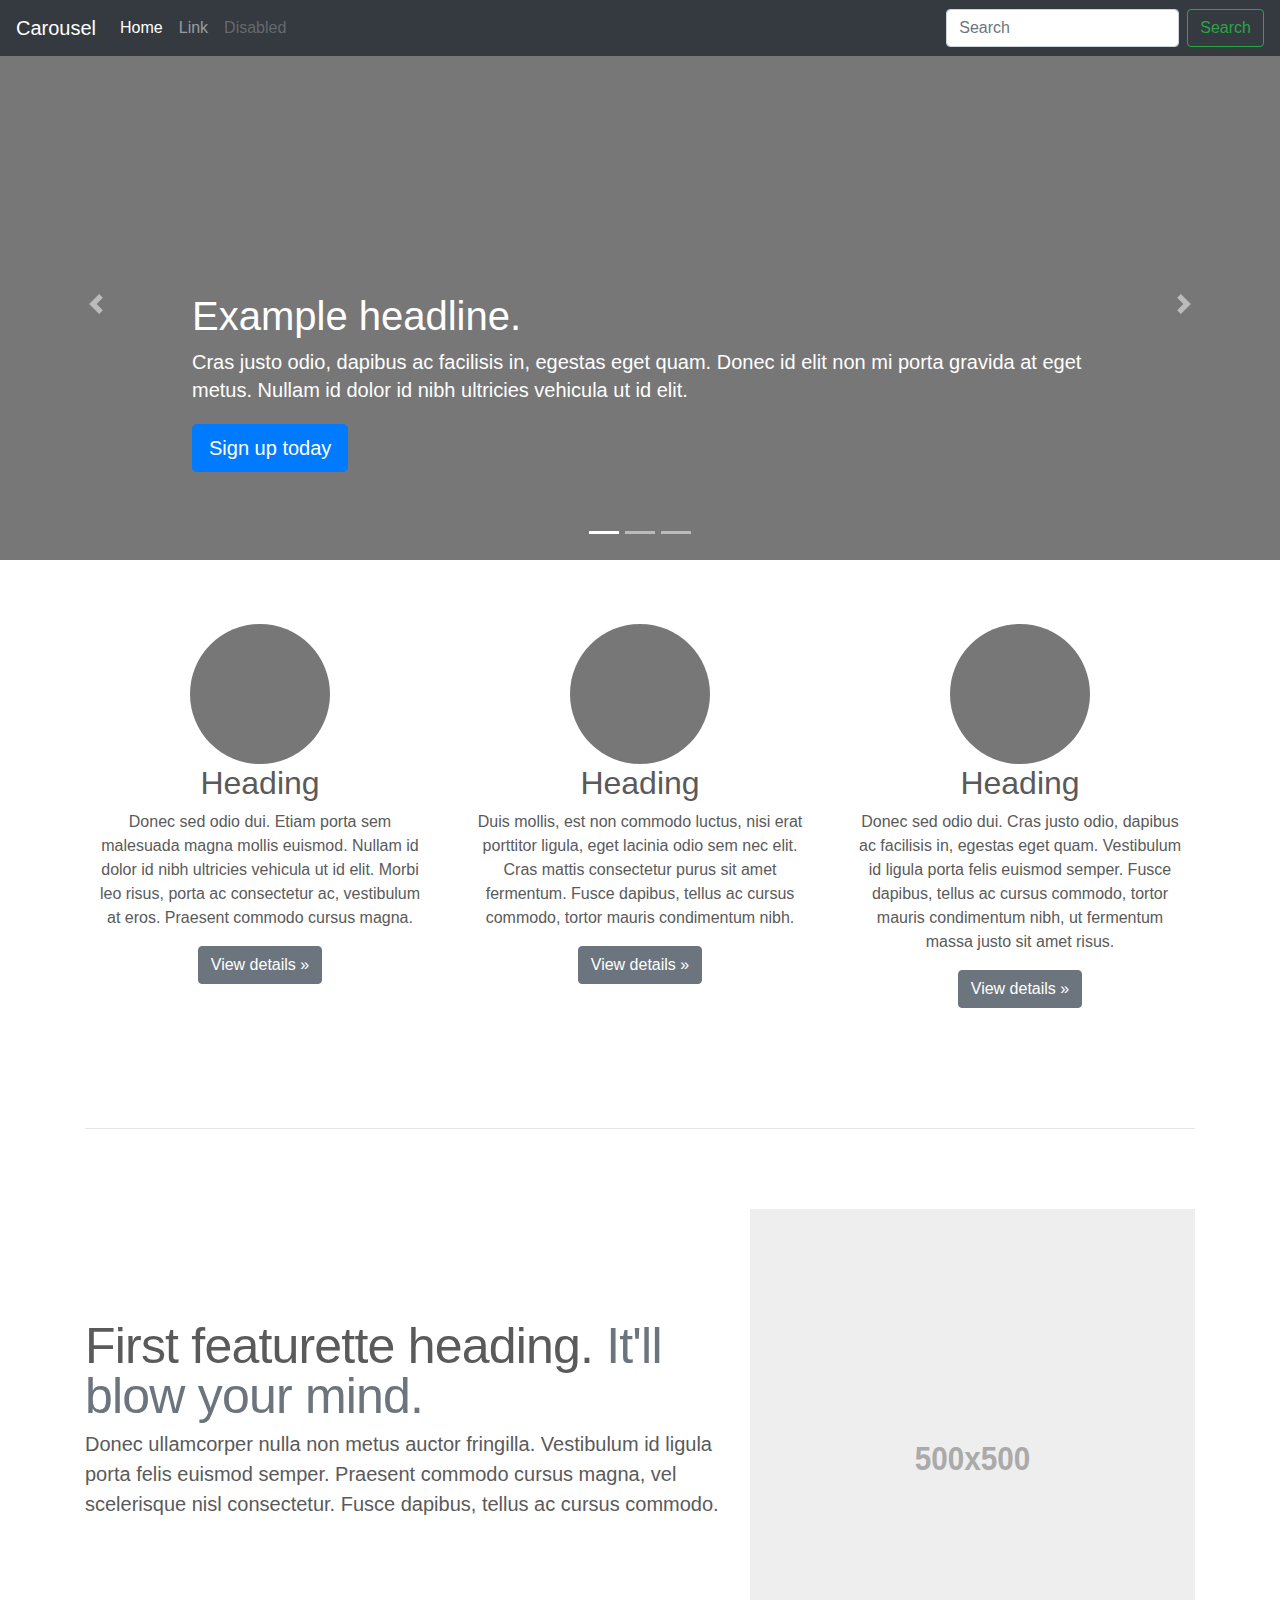
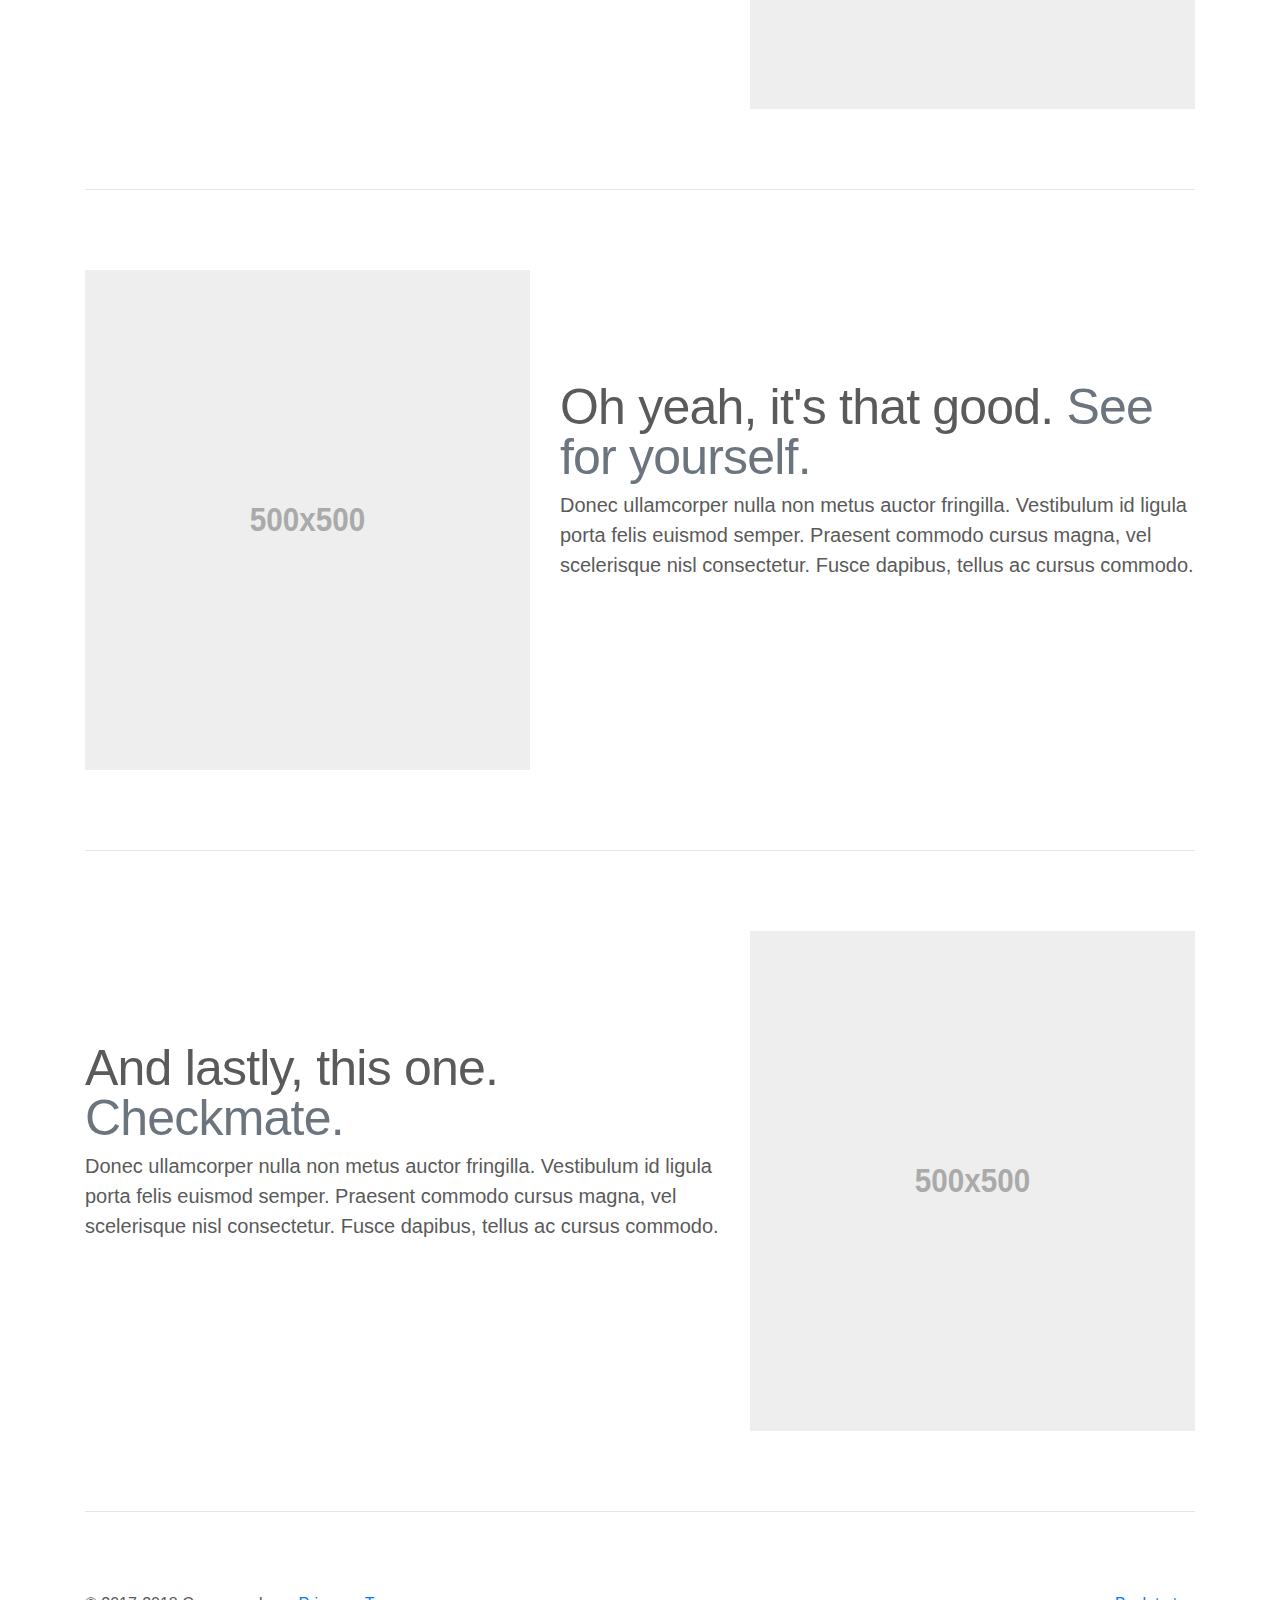
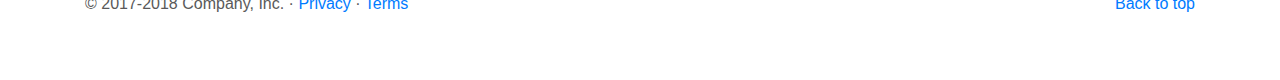
<file: librerias/bootstrap-4.0.0/docs/4.0/examples/carousel/index.html>
<!doctype html>
<html lang="en">
  <head>
    <meta charset="utf-8">
    <meta name="viewport" content="width=device-width, initial-scale=1, shrink-to-fit=no">
    <meta name="description" content="">
    <meta name="author" content="">
    <link rel="icon" href="../../../../favicon.ico">

    <title>Carousel Template for Bootstrap</title>

    <!-- Bootstrap core CSS -->
    <link href="../../../../dist/css/bootstrap.min.css" rel="stylesheet">

    <!-- Custom styles for this template -->
    <link href="carousel.css" rel="stylesheet">
  </head>
  <body>

    <header>
      <nav class="navbar navbar-expand-md navbar-dark fixed-top bg-dark">
        <a class="navbar-brand" href="#">Carousel</a>
        <button class="navbar-toggler" type="button" data-toggle="collapse" data-target="#navbarCollapse" aria-controls="navbarCollapse" aria-expanded="false" aria-label="Toggle navigation">
          <span class="navbar-toggler-icon"></span>
        </button>
        <div class="collapse navbar-collapse" id="navbarCollapse">
          <ul class="navbar-nav mr-auto">
            <li class="nav-item active">
              <a class="nav-link" href="#">Home <span class="sr-only">(current)</span></a>
            </li>
            <li class="nav-item">
              <a class="nav-link" href="#">Link</a>
            </li>
            <li class="nav-item">
              <a class="nav-link disabled" href="#">Disabled</a>
            </li>
          </ul>
          <form class="form-inline mt-2 mt-md-0">
            <input class="form-control mr-sm-2" type="text" placeholder="Search" aria-label="Search">
            <button class="btn btn-outline-success my-2 my-sm-0" type="submit">Search</button>
          </form>
        </div>
      </nav>
    </header>

    <main role="main">

      <div id="myCarousel" class="carousel slide" data-ride="carousel">
        <ol class="carousel-indicators">
          <li data-target="#myCarousel" data-slide-to="0" class="active"></li>
          <li data-target="#myCarousel" data-slide-to="1"></li>
          <li data-target="#myCarousel" data-slide-to="2"></li>
        </ol>
        <div class="carousel-inner">
          <div class="carousel-item active">
            <img class="first-slide" src="[data-uri]" alt="First slide">
            <div class="container">
              <div class="carousel-caption text-left">
                <h1>Example headline.</h1>
                <p>Cras justo odio, dapibus ac facilisis in, egestas eget quam. Donec id elit non mi porta gravida at eget metus. Nullam id dolor id nibh ultricies vehicula ut id elit.</p>
                <p><a class="btn btn-lg btn-primary" href="#" role="button">Sign up today</a></p>
              </div>
            </div>
          </div>
          <div class="carousel-item">
            <img class="second-slide" src="[data-uri]" alt="Second slide">
            <div class="container">
              <div class="carousel-caption">
                <h1>Another example headline.</h1>
                <p>Cras justo odio, dapibus ac facilisis in, egestas eget quam. Donec id elit non mi porta gravida at eget metus. Nullam id dolor id nibh ultricies vehicula ut id elit.</p>
                <p><a class="btn btn-lg btn-primary" href="#" role="button">Learn more</a></p>
              </div>
            </div>
          </div>
          <div class="carousel-item">
            <img class="third-slide" src="[data-uri]" alt="Third slide">
            <div class="container">
              <div class="carousel-caption text-right">
                <h1>One more for good measure.</h1>
                <p>Cras justo odio, dapibus ac facilisis in, egestas eget quam. Donec id elit non mi porta gravida at eget metus. Nullam id dolor id nibh ultricies vehicula ut id elit.</p>
                <p><a class="btn btn-lg btn-primary" href="#" role="button">Browse gallery</a></p>
              </div>
            </div>
          </div>
        </div>
        <a class="carousel-control-prev" href="#myCarousel" role="button" data-slide="prev">
          <span class="carousel-control-prev-icon" aria-hidden="true"></span>
          <span class="sr-only">Previous</span>
        </a>
        <a class="carousel-control-next" href="#myCarousel" role="button" data-slide="next">
          <span class="carousel-control-next-icon" aria-hidden="true"></span>
          <span class="sr-only">Next</span>
        </a>
      </div>


      <!-- Marketing messaging and featurettes
      ================================================== -->
      <!-- Wrap the rest of the page in another container to center all the content. -->

      <div class="container marketing">

        <!-- Three columns of text below the carousel -->
        <div class="row">
          <div class="col-lg-4">
            <img class="rounded-circle" src="[data-uri]" alt="Generic placeholder image" width="140" height="140">
            <h2>Heading</h2>
            <p>Donec sed odio dui. Etiam porta sem malesuada magna mollis euismod. Nullam id dolor id nibh ultricies vehicula ut id elit. Morbi leo risus, porta ac consectetur ac, vestibulum at eros. Praesent commodo cursus magna.</p>
            <p><a class="btn btn-secondary" href="#" role="button">View details &raquo;</a></p>
          </div><!-- /.col-lg-4 -->
          <div class="col-lg-4">
            <img class="rounded-circle" src="[data-uri]" alt="Generic placeholder image" width="140" height="140">
            <h2>Heading</h2>
            <p>Duis mollis, est non commodo luctus, nisi erat porttitor ligula, eget lacinia odio sem nec elit. Cras mattis consectetur purus sit amet fermentum. Fusce dapibus, tellus ac cursus commodo, tortor mauris condimentum nibh.</p>
            <p><a class="btn btn-secondary" href="#" role="button">View details &raquo;</a></p>
          </div><!-- /.col-lg-4 -->
          <div class="col-lg-4">
            <img class="rounded-circle" src="[data-uri]" alt="Generic placeholder image" width="140" height="140">
            <h2>Heading</h2>
            <p>Donec sed odio dui. Cras justo odio, dapibus ac facilisis in, egestas eget quam. Vestibulum id ligula porta felis euismod semper. Fusce dapibus, tellus ac cursus commodo, tortor mauris condimentum nibh, ut fermentum massa justo sit amet risus.</p>
            <p><a class="btn btn-secondary" href="#" role="button">View details &raquo;</a></p>
          </div><!-- /.col-lg-4 -->
        </div><!-- /.row -->


        <!-- START THE FEATURETTES -->

        <hr class="featurette-divider">

        <div class="row featurette">
          <div class="col-md-7">
            <h2 class="featurette-heading">First featurette heading. <span class="text-muted">It'll blow your mind.</span></h2>
            <p class="lead">Donec ullamcorper nulla non metus auctor fringilla. Vestibulum id ligula porta felis euismod semper. Praesent commodo cursus magna, vel scelerisque nisl consectetur. Fusce dapibus, tellus ac cursus commodo.</p>
          </div>
          <div class="col-md-5">
            <img class="featurette-image img-fluid mx-auto" data-src="holder.js/500x500/auto" alt="Generic placeholder image">
          </div>
        </div>

        <hr class="featurette-divider">

        <div class="row featurette">
          <div class="col-md-7 order-md-2">
            <h2 class="featurette-heading">Oh yeah, it's that good. <span class="text-muted">See for yourself.</span></h2>
            <p class="lead">Donec ullamcorper nulla non metus auctor fringilla. Vestibulum id ligula porta felis euismod semper. Praesent commodo cursus magna, vel scelerisque nisl consectetur. Fusce dapibus, tellus ac cursus commodo.</p>
          </div>
          <div class="col-md-5 order-md-1">
            <img class="featurette-image img-fluid mx-auto" data-src="holder.js/500x500/auto" alt="Generic placeholder image">
          </div>
        </div>

        <hr class="featurette-divider">

        <div class="row featurette">
          <div class="col-md-7">
            <h2 class="featurette-heading">And lastly, this one. <span class="text-muted">Checkmate.</span></h2>
            <p class="lead">Donec ullamcorper nulla non metus auctor fringilla. Vestibulum id ligula porta felis euismod semper. Praesent commodo cursus magna, vel scelerisque nisl consectetur. Fusce dapibus, tellus ac cursus commodo.</p>
          </div>
          <div class="col-md-5">
            <img class="featurette-image img-fluid mx-auto" data-src="holder.js/500x500/auto" alt="Generic placeholder image">
          </div>
        </div>

        <hr class="featurette-divider">

        <!-- /END THE FEATURETTES -->

      </div><!-- /.container -->


      <!-- FOOTER -->
      <footer class="container">
        <p class="float-right"><a href="#">Back to top</a></p>
        <p>&copy; 2017-2018 Company, Inc. &middot; <a href="#">Privacy</a> &middot; <a href="#">Terms</a></p>
      </footer>
    </main>

    <!-- Bootstrap core JavaScript
    ================================================== -->
    <!-- Placed at the end of the document so the pages load faster -->
    <script src="https://code.jquery.com/jquery-3.2.1.slim.min.js" integrity="sha384-KJ3o2DKtIkvYIK3UENzmM7KCkRr/rE9/Qpg6aAZGJwFDMVNA/GpGFF93hXpG5KkN" crossorigin="anonymous"></script>
    <script>window.jQuery || document.write('<script src="../../../../assets/js/vendor/jquery-slim.min.js"><\/script>')</script>
    <script src="../../../../assets/js/vendor/popper.min.js"></script>
    <script src="../../../../dist/js/bootstrap.min.js"></script>
    <!-- Just to make our placeholder images work. Don't actually copy the next line! -->
    <script src="../../../../assets/js/vendor/holder.min.js"></script>
  </body>
</html>
</file>
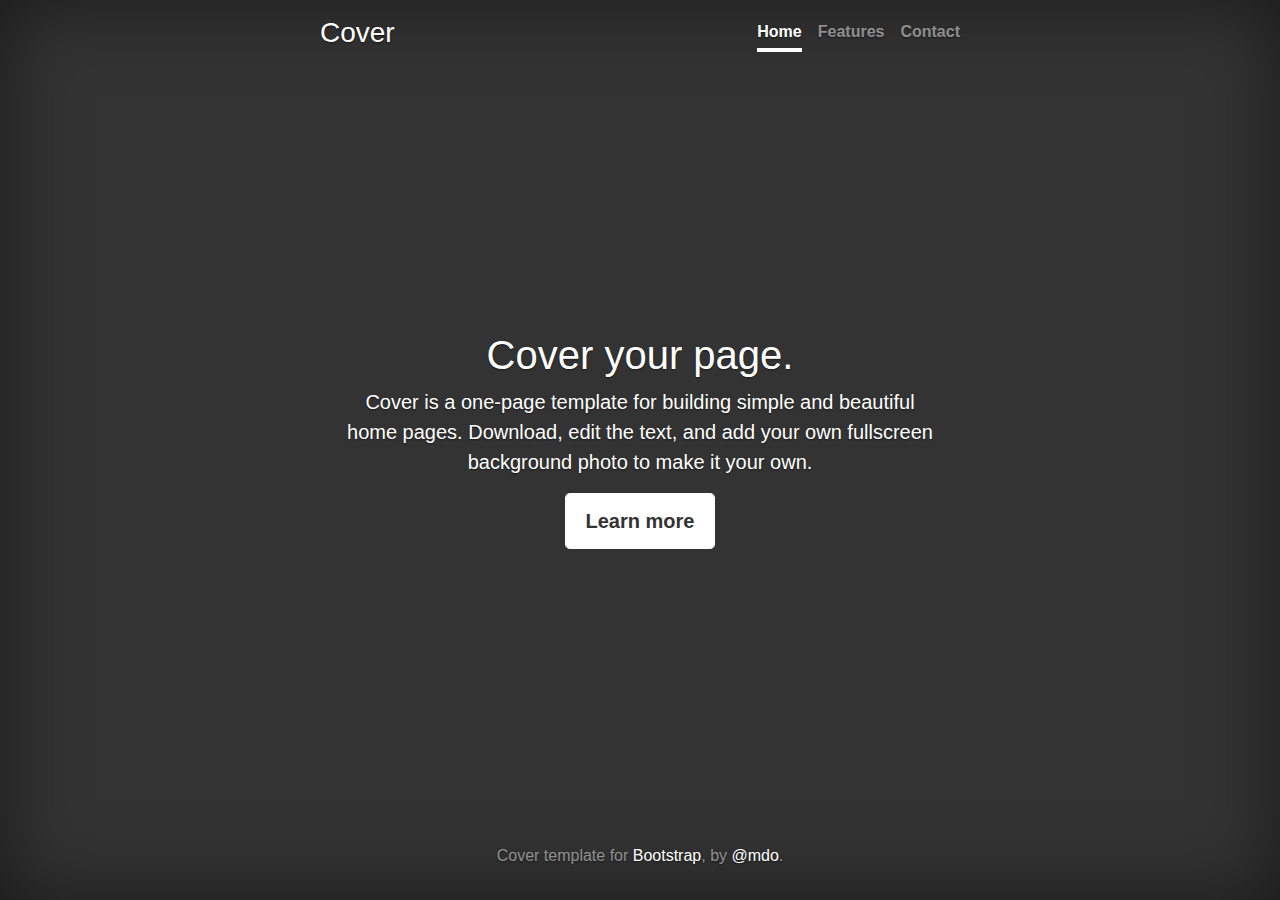
<file: librerias/bootstrap-4.0.0/docs/4.0/examples/cover/index.html>
<!doctype html>
<html lang="en">
  <head>
    <meta charset="utf-8">
    <meta name="viewport" content="width=device-width, initial-scale=1, shrink-to-fit=no">
    <meta name="description" content="">
    <meta name="author" content="">
    <link rel="icon" href="../../../../favicon.ico">

    <title>Cover Template for Bootstrap</title>

    <!-- Bootstrap core CSS -->
    <link href="../../../../dist/css/bootstrap.min.css" rel="stylesheet">

    <!-- Custom styles for this template -->
    <link href="cover.css" rel="stylesheet">
  </head>

  <body class="text-center">

    <div class="cover-container d-flex h-100 p-3 mx-auto flex-column">
      <header class="masthead mb-auto">
        <div class="inner">
          <h3 class="masthead-brand">Cover</h3>
          <nav class="nav nav-masthead justify-content-center">
            <a class="nav-link active" href="#">Home</a>
            <a class="nav-link" href="#">Features</a>
            <a class="nav-link" href="#">Contact</a>
          </nav>
        </div>
      </header>

      <main role="main" class="inner cover">
        <h1 class="cover-heading">Cover your page.</h1>
        <p class="lead">Cover is a one-page template for building simple and beautiful home pages. Download, edit the text, and add your own fullscreen background photo to make it your own.</p>
        <p class="lead">
          <a href="#" class="btn btn-lg btn-secondary">Learn more</a>
        </p>
      </main>

      <footer class="mastfoot mt-auto">
        <div class="inner">
          <p>Cover template for <a href="https://getbootstrap.com/">Bootstrap</a>, by <a href="https://twitter.com/mdo">@mdo</a>.</p>
        </div>
      </footer>
    </div>


    <!-- Bootstrap core JavaScript
    ================================================== -->
    <!-- Placed at the end of the document so the pages load faster -->
    <script src="https://code.jquery.com/jquery-3.2.1.slim.min.js" integrity="sha384-KJ3o2DKtIkvYIK3UENzmM7KCkRr/rE9/Qpg6aAZGJwFDMVNA/GpGFF93hXpG5KkN" crossorigin="anonymous"></script>
    <script>window.jQuery || document.write('<script src="../../../../assets/js/vendor/jquery-slim.min.js"><\/script>')</script>
    <script src="../../../../assets/js/vendor/popper.min.js"></script>
    <script src="../../../../dist/js/bootstrap.min.js"></script>
  </body>
</html>
</file>
<file: JQUERY CLASSES/addClassRemove_and_toggleClass/style.css>
.linkDestacaCursos{
    /* background-color: #F00; */
    color:brown;
    font-weight: bold;
    margin-left:25px;
}

a{
    display: block;
    margin-bottom: 20px;
    font-size: 24px;
}

table{
    text-align: center;
    border:none;

}

td{
    border:none;
}

#contieneEnlaces{
    position: absolute;
    left: 31px;
    top: 65px;
    width: 400px;
    height:64px;
    z-index: 1;
    padding-top:100px;

}
</file>
<file: JQUERY CLASSES/reading_changing_css_attributes/style.css>
#primer_parrafo{
    background-color: aqua;
}

.title{
    text-align: center;
}

.news{
    display: flex;
    flex-direction: row;
    justify-content: center;
    border: 1px solid black;
    padding-bottom: 200px;
}

#noticia1, #noticia2{
    border: 1px solid blue;
    margin: 10px;
    text-align: justify;
    padding:10px;
}

.buttons{
    display: flex;
    justify-content: space-between;
}
</file>
<file: JQUERY CLASSES/replaceWith_whenClick/style.css>
#banner{
    background-color: #F00;
    width: 450px;
    height: 300px;
    position: absolute;
    left: 400px;
    top:50px;
    font-size: 36px;
    text-align: center;
}

img{
    float: left;
    margin:15px;
    width:350px;
    height:200px;
}

#sustitucion{
    float: left;
    margin:20px;
    width: 350px;
    height: 200px;
    font-size:36px;
}
</file>
<file: librerias/bootstrap-4.0.0/docs/4.0/examples/album/album.css>
:root {
  --jumbotron-padding-y: 3rem;
}

.jumbotron {
  padding-top: var(--jumbotron-padding-y);
  padding-bottom: var(--jumbotron-padding-y);
  margin-bottom: 0;
  background-color: #fff;
}
@media (min-width: 768px) {
  .jumbotron {
    padding-top: calc(var(--jumbotron-padding-y) * 2);
    padding-bottom: calc(var(--jumbotron-padding-y) * 2);
  }
}

.jumbotron p:last-child {
  margin-bottom: 0;
}

.jumbotron-heading {
  font-weight: 300;
}

.jumbotron .container {
  max-width: 40rem;
}

footer {
  padding-top: 3rem;
  padding-bottom: 3rem;
}

footer p {
  margin-bottom: .25rem;
}

.box-shadow { box-shadow: 0 .25rem .75rem rgba(0, 0, 0, .05); }
</file>
<file: librerias/bootstrap-4.0.0/docs/4.0/examples/blog/blog.css>
/* stylelint-disable selector-list-comma-newline-after */

.blog-header {
  line-height: 1;
  border-bottom: 1px solid #e5e5e5;
}

.blog-header-logo {
  font-family: "Playfair Display", Georgia, "Times New Roman", serif;
  font-size: 2.25rem;
}

.blog-header-logo:hover {
  text-decoration: none;
}

h1, h2, h3, h4, h5, h6 {
  font-family: "Playfair Display", Georgia, "Times New Roman", serif;
}

.display-4 {
  font-size: 2.5rem;
}
@media (min-width: 768px) {
  .display-4 {
    font-size: 3rem;
  }
}

.nav-scroller {
  position: relative;
  z-index: 2;
  height: 2.75rem;
  overflow-y: hidden;
}

.nav-scroller .nav {
  display: -webkit-box;
  display: -ms-flexbox;
  display: flex;
  -ms-flex-wrap: nowrap;
  flex-wrap: nowrap;
  padding-bottom: 1rem;
  margin-top: -1px;
  overflow-x: auto;
  text-align: center;
  white-space: nowrap;
  -webkit-overflow-scrolling: touch;
}

.nav-scroller .nav-link {
  padding-top: .75rem;
  padding-bottom: .75rem;
  font-size: .875rem;
}

.card-img-right {
  height: 100%;
  border-radius: 0 3px 3px 0;
}

.flex-auto {
  -ms-flex: 0 0 auto;
  -webkit-box-flex: 0;
  flex: 0 0 auto;
}

.h-250 { height: 250px; }
@media (min-width: 768px) {
  .h-md-250 { height: 250px; }
}

.border-top { border-top: 1px solid #e5e5e5; }
.border-bottom { border-bottom: 1px solid #e5e5e5; }

.box-shadow { box-shadow: 0 .25rem .75rem rgba(0, 0, 0, .05); }

/*
 * Blog name and description
 */
.blog-title {
  margin-bottom: 0;
  font-size: 2rem;
  font-weight: 400;
}
.blog-description {
  font-size: 1.1rem;
  color: #999;
}

@media (min-width: 40em) {
  .blog-title {
    font-size: 3.5rem;
  }
}

/* Pagination */
.blog-pagination {
  margin-bottom: 4rem;
}
.blog-pagination > .btn {
  border-radius: 2rem;
}

/*
 * Blog posts
 */
.blog-post {
  margin-bottom: 4rem;
}
.blog-post-title {
  margin-bottom: .25rem;
  font-size: 2.5rem;
}
.blog-post-meta {
  margin-bottom: 1.25rem;
  color: #999;
}

/*
 * Footer
 */
.blog-footer {
  padding: 2.5rem 0;
  color: #999;
  text-align: center;
  background-color: #f9f9f9;
  border-top: .05rem solid #e5e5e5;
}
.blog-footer p:last-child {
  margin-bottom: 0;
}
</file>
<file: librerias/bootstrap-4.0.0/docs/4.0/examples/carousel/carousel.css>
/* GLOBAL STYLES
-------------------------------------------------- */
/* Padding below the footer and lighter body text */

body {
  padding-top: 3rem;
  padding-bottom: 3rem;
  color: #5a5a5a;
}


/* CUSTOMIZE THE CAROUSEL
-------------------------------------------------- */

/* Carousel base class */
.carousel {
  margin-bottom: 4rem;
}
/* Since positioning the image, we need to help out the caption */
.carousel-caption {
  bottom: 3rem;
  z-index: 10;
}

/* Declare heights because of positioning of img element */
.carousel-item {
  height: 32rem;
  background-color: #777;
}
.carousel-item > img {
  position: absolute;
  top: 0;
  left: 0;
  min-width: 100%;
  height: 32rem;
}


/* MARKETING CONTENT
-------------------------------------------------- */

/* Center align the text within the three columns below the carousel */
.marketing .col-lg-4 {
  margin-bottom: 1.5rem;
  text-align: center;
}
.marketing h2 {
  font-weight: 400;
}
.marketing .col-lg-4 p {
  margin-right: .75rem;
  margin-left: .75rem;
}


/* Featurettes
------------------------- */

.featurette-divider {
  margin: 5rem 0; /* Space out the Bootstrap <hr> more */
}

/* Thin out the marketing headings */
.featurette-heading {
  font-weight: 300;
  line-height: 1;
  letter-spacing: -.05rem;
}


/* RESPONSIVE CSS
-------------------------------------------------- */

@media (min-width: 40em) {
  /* Bump up size of carousel content */
  .carousel-caption p {
    margin-bottom: 1.25rem;
    font-size: 1.25rem;
    line-height: 1.4;
  }

  .featurette-heading {
    font-size: 50px;
  }
}

@media (min-width: 62em) {
  .featurette-heading {
    margin-top: 7rem;
  }
}
</file>
<file: librerias/bootstrap-4.0.0/docs/4.0/examples/cover/cover.css>
/*
 * Globals
 */

/* Links */
a,
a:focus,
a:hover {
  color: #fff;
}

/* Custom default button */
.btn-secondary,
.btn-secondary:hover,
.btn-secondary:focus {
  color: #333;
  text-shadow: none; /* Prevent inheritance from `body` */
  background-color: #fff;
  border: .05rem solid #fff;
}


/*
 * Base structure
 */

html,
body {
  height: 100%;
  background-color: #333;
}

body {
  display: -ms-flexbox;
  display: -webkit-box;
  display: flex;
  -ms-flex-pack: center;
  -webkit-box-pack: center;
  justify-content: center;
  color: #fff;
  text-shadow: 0 .05rem .1rem rgba(0, 0, 0, .5);
  box-shadow: inset 0 0 5rem rgba(0, 0, 0, .5);
}

.cover-container {
  max-width: 42em;
}


/*
 * Header
 */
.masthead {
  margin-bottom: 2rem;
}

.masthead-brand {
  margin-bottom: 0;
}

.nav-masthead .nav-link {
  padding: .25rem 0;
  font-weight: 700;
  color: rgba(255, 255, 255, .5);
  background-color: transparent;
  border-bottom: .25rem solid transparent;
}

.nav-masthead .nav-link:hover,
.nav-masthead .nav-link:focus {
  border-bottom-color: rgba(255, 255, 255, .25);
}

.nav-masthead .nav-link + .nav-link {
  margin-left: 1rem;
}

.nav-masthead .active {
  color: #fff;
  border-bottom-color: #fff;
}

@media (min-width: 48em) {
  .masthead-brand {
    float: left;
  }
  .nav-masthead {
    float: right;
  }
}


/*
 * Cover
 */
.cover {
  padding: 0 1.5rem;
}
.cover .btn-lg {
  padding: .75rem 1.25rem;
  font-weight: 700;
}


/*
 * Footer
 */
.mastfoot {
  color: rgba(255, 255, 255, .5);
}
</file>
<file: librerias/bootstrap-4.0.0/js/tests/vendor/qunit.css>
/*!
 * QUnit 2.4.1
 * https://qunitjs.com/
 *
 * Copyright jQuery Foundation and other contributors
 * Released under the MIT license
 * https://jquery.org/license
 *
 * Date: 2017-10-22T05:12Z
 */

/** Font Family and Sizes */

#qunit-tests, #qunit-header, #qunit-banner, #qunit-testrunner-toolbar, #qunit-filteredTest, #qunit-userAgent, #qunit-testresult {
	font-family: "Helvetica Neue Light", "HelveticaNeue-Light", "Helvetica Neue", Calibri, Helvetica, Arial, sans-serif;
}

#qunit-testrunner-toolbar, #qunit-filteredTest, #qunit-userAgent, #qunit-testresult, #qunit-tests li { font-size: small; }
#qunit-tests { font-size: smaller; }


/** Resets */

#qunit-tests, #qunit-header, #qunit-banner, #qunit-filteredTest, #qunit-userAgent, #qunit-testresult, #qunit-modulefilter {
	margin: 0;
	padding: 0;
}


/** Header (excluding toolbar) */

#qunit-header {
	padding: 0.5em 0 0.5em 1em;

	color: #8699A4;
	background-color: #0D3349;

	font-size: 1.5em;
	line-height: 1em;
	font-weight: 400;

	border-radius: 5px 5px 0 0;
}

#qunit-header a {
	text-decoration: none;
	color: #C2CCD1;
}

#qunit-header a:hover,
#qunit-header a:focus {
	color: #FFF;
}

#qunit-banner {
	height: 5px;
}

#qunit-filteredTest {
	padding: 0.5em 1em 0.5em 1em;
	color: #366097;
	background-color: #F4FF77;
}

#qunit-userAgent {
	padding: 0.5em 1em 0.5em 1em;
	color: #FFF;
	background-color: #2B81AF;
	text-shadow: rgba(0, 0, 0, 0.5) 2px 2px 1px;
}


/** Toolbar */

#qunit-testrunner-toolbar {
	padding: 0.5em 1em 0.5em 1em;
	color: #5E740B;
	background-color: #EEE;
}

#qunit-testrunner-toolbar .clearfix {
	height: 0;
	clear: both;
}

#qunit-testrunner-toolbar label {
	display: inline-block;
}

#qunit-testrunner-toolbar input[type=checkbox],
#qunit-testrunner-toolbar input[type=radio] {
	margin: 3px;
	vertical-align: -2px;
}

#qunit-testrunner-toolbar input[type=text] {
	box-sizing: border-box;
	height: 1.6em;
}

.qunit-url-config,
.qunit-filter,
#qunit-modulefilter {
	display: inline-block;
	line-height: 2.1em;
}

.qunit-filter,
#qunit-modulefilter {
	float: right;
	position: relative;
	margin-left: 1em;
}

.qunit-url-config label {
	margin-right: 0.5em;
}

#qunit-modulefilter-search {
	box-sizing: border-box;
	width: 400px;
}

#qunit-modulefilter-search-container:after {
	position: absolute;
	right: 0.3em;
	content: "\25bc";
	color: black;
}

#qunit-modulefilter-dropdown {
	/* align with #qunit-modulefilter-search */
	box-sizing: border-box;
	width: 400px;
	position: absolute;
	right: 0;
	top: 50%;
	margin-top: 0.8em;

	border: 1px solid #D3D3D3;
	border-top: none;
	border-radius: 0 0 .25em .25em;
	color: #000;
	background-color: #F5F5F5;
	z-index: 99;
}

#qunit-modulefilter-dropdown a {
	color: inherit;
	text-decoration: none;
}

#qunit-modulefilter-dropdown .clickable.checked {
	font-weight: bold;
	color: #000;
	background-color: #D2E0E6;
}

#qunit-modulefilter-dropdown .clickable:hover {
	color: #FFF;
	background-color: #0D3349;
}

#qunit-modulefilter-actions {
	display: block;
	overflow: auto;

	/* align with #qunit-modulefilter-dropdown-list */
	font: smaller/1.5em sans-serif;
}

#qunit-modulefilter-dropdown #qunit-modulefilter-actions > * {
	box-sizing: border-box;
	max-height: 2.8em;
	display: block;
	padding: 0.4em;
}

#qunit-modulefilter-dropdown #qunit-modulefilter-actions > button {
	float: right;
	font: inherit;
}

#qunit-modulefilter-dropdown #qunit-modulefilter-actions > :last-child {
	/* insert padding to align with checkbox margins */
	padding-left: 3px;
}

#qunit-modulefilter-dropdown-list {
	max-height: 200px;
	overflow-y: auto;
	margin: 0;
	border-top: 2px groove threedhighlight;
	padding: 0.4em 0 0;
	font: smaller/1.5em sans-serif;
}

#qunit-modulefilter-dropdown-list li {
	white-space: nowrap;
	overflow: hidden;
	text-overflow: ellipsis;
}

#qunit-modulefilter-dropdown-list .clickable {
	display: block;
	padding-left: 0.15em;
}


/** Tests: Pass/Fail */

#qunit-tests {
	list-style-position: inside;
}

#qunit-tests li {
	padding: 0.4em 1em 0.4em 1em;
	border-bottom: 1px solid #FFF;
	list-style-position: inside;
}

#qunit-tests > li {
	display: none;
}

#qunit-tests li.running,
#qunit-tests li.pass,
#qunit-tests li.fail,
#qunit-tests li.skipped,
#qunit-tests li.aborted {
	display: list-item;
}

#qunit-tests.hidepass {
	position: relative;
}

#qunit-tests.hidepass li.running,
#qunit-tests.hidepass li.pass:not(.todo) {
	visibility: hidden;
	position: absolute;
	width:   0;
	height:  0;
	padding: 0;
	border:  0;
	margin:  0;
}

#qunit-tests li strong {
	cursor: pointer;
}

#qunit-tests li.skipped strong {
	cursor: default;
}

#qunit-tests li a {
	padding: 0.5em;
	color: #C2CCD1;
	text-decoration: none;
}

#qunit-tests li p a {
	padding: 0.25em;
	color: #6B6464;
}
#qunit-tests li a:hover,
#qunit-tests li a:focus {
	color: #000;
}

#qunit-tests li .runtime {
	float: right;
	font-size: smaller;
}

.qunit-assert-list {
	margin-top: 0.5em;
	padding: 0.5em;

	background-color: #FFF;

	border-radius: 5px;
}

.qunit-source {
	margin: 0.6em 0 0.3em;
}

.qunit-collapsed {
	display: none;
}

#qunit-tests table {
	border-collapse: collapse;
	margin-top: 0.2em;
}

#qunit-tests th {
	text-align: right;
	vertical-align: top;
	padding: 0 0.5em 0 0;
}

#qunit-tests td {
	vertical-align: top;
}

#qunit-tests pre {
	margin: 0;
	white-space: pre-wrap;
	word-wrap: break-word;
}

#qunit-tests del {
	color: #374E0C;
	background-color: #E0F2BE;
	text-decoration: none;
}

#qunit-tests ins {
	color: #500;
	background-color: #FFCACA;
	text-decoration: none;
}

/*** Test Counts */

#qunit-tests b.counts                       { color: #000; }
#qunit-tests b.passed                       { color: #5E740B; }
#qunit-tests b.failed                       { color: #710909; }

#qunit-tests li li {
	padding: 5px;
	background-color: #FFF;
	border-bottom: none;
	list-style-position: inside;
}

/*** Passing Styles */

#qunit-tests li li.pass {
	color: #3C510C;
	background-color: #FFF;
	border-left: 10px solid #C6E746;
}

#qunit-tests .pass                          { color: #528CE0; background-color: #D2E0E6; }
#qunit-tests .pass .test-name               { color: #366097; }

#qunit-tests .pass .test-actual,
#qunit-tests .pass .test-expected           { color: #999; }

#qunit-banner.qunit-pass                    { background-color: #C6E746; }

/*** Failing Styles */

#qunit-tests li li.fail {
	color: #710909;
	background-color: #FFF;
	border-left: 10px solid #EE5757;
	white-space: pre;
}

#qunit-tests > li:last-child {
	border-radius: 0 0 5px 5px;
}

#qunit-tests .fail                          { color: #000; background-color: #EE5757; }
#qunit-tests .fail .test-name,
#qunit-tests .fail .module-name             { color: #000; }

#qunit-tests .fail .test-actual             { color: #EE5757; }
#qunit-tests .fail .test-expected           { color: #008000; }

#qunit-banner.qunit-fail                    { background-color: #EE5757; }


/*** Aborted tests */
#qunit-tests .aborted { color: #000; background-color: orange; }
/*** Skipped tests */

#qunit-tests .skipped {
	background-color: #EBECE9;
}

#qunit-tests .qunit-todo-label,
#qunit-tests .qunit-skipped-label {
	background-color: #F4FF77;
	display: inline-block;
	font-style: normal;
	color: #366097;
	line-height: 1.8em;
	padding: 0 0.5em;
	margin: -0.4em 0.4em -0.4em 0;
}

#qunit-tests .qunit-todo-label {
	background-color: #EEE;
}

/** Result */

#qunit-testresult {
	color: #2B81AF;
	background-color: #D2E0E6;

	border-bottom: 1px solid #FFF;
}
#qunit-testresult .clearfix {
	height: 0;
	clear: both;
}
#qunit-testresult .module-name {
	font-weight: 700;
}
#qunit-testresult-display {
	padding: 0.5em 1em 0.5em 1em;
	width: 85%;
	float:left;
}
#qunit-testresult-controls {
	padding: 0.5em 1em 0.5em 1em;
  width: 10%;
	float:left;
}

/** Fixture */

#qunit-fixture {
	position: absolute;
	top: -10000px;
	left: -10000px;
	width: 1000px;
	height: 1000px;
}
</file>
